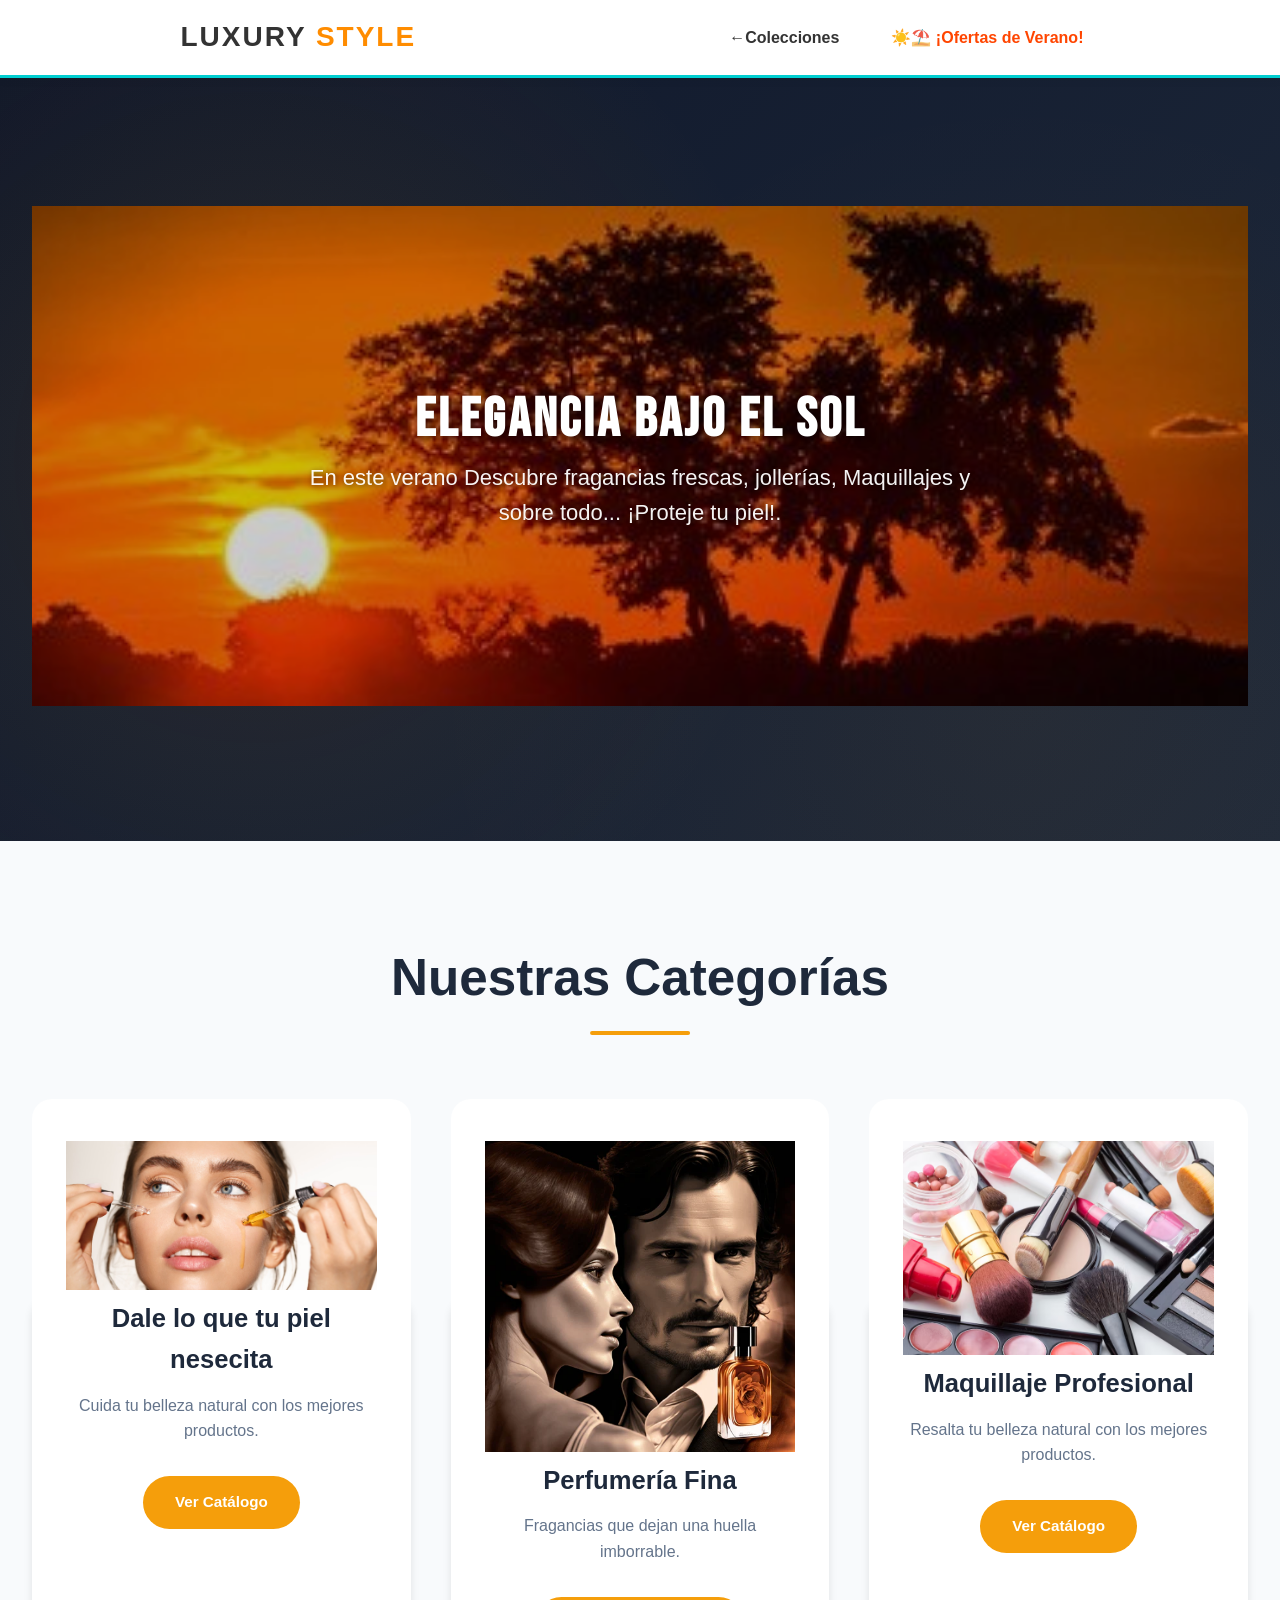
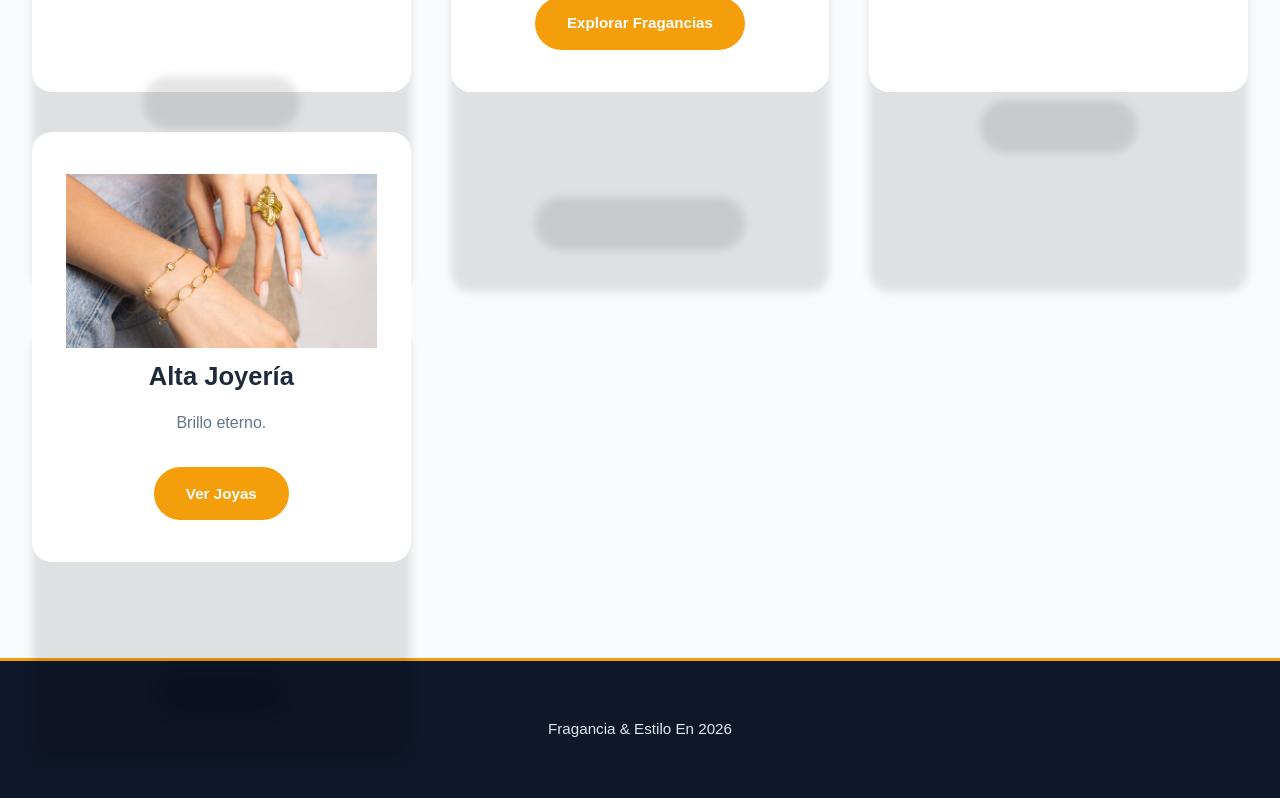
<file: index.html>
<!DOCTYPE html>
<html lang="es">
<head> <meta charset="UTF-8">
    <meta name="viewport" content="width=device-width, initial-scale=1.0">
    <title>Luxury Essentials | Verano 2026</title>
    <link rel="stylesheet" href="estilos/homeEstilos.css">
</head>
<body style="font-family: Arial, sans-serif; margin: 0; padding: 0; background-color: #fdfaf0; color: #4a4a4a;">

<header style="background-color: #ffffff; padding: 15px 0; box-shadow: 0 2px 10px rgba(0,0,0,0.05); border-bottom: 3px solid #00ced1;">
    <nav style="display: flex; justify-content: space-around; align-items: center;">
        <div class="logo">
            <h1 style="margin: 0; font-size: 28px; color: #333; letter-spacing: 2px;">LUXURY <span style="color: #ff8c00;">STYLE</span></h1>
        </div>

        <ul class="menu" style="list-style: none; display: flex; gap: 20px; margin: 0;">
            <li><a href="#productos" style="font-size: 16px; font-weight: bold; color: #333; text-decoration: none;">←Colecciones</a></li>
            <li>
                <a href="html/OfertasPagina.html" style="font-size: 16px; font-weight: bold; color: #ff4500; text-decoration: none;">☀️⛱️ ¡Ofertas de Verano!</a>
            </li>
        </ul>
    </nav>
</header>

<main>
    <section class="hero" style="position: relative; text-align: center; color: white;">
        <img src="imagenes/Principal imagen.jpeg" alt="Producto Profesional" class="hero-img" style="width: 100%; height: 500px; object-fit: cover; filter: brightness(0.8);">
        <div class="hero-overlay" style="position: absolute; top: 50%; left: 50%; transform: translate(-50%, -50%); width: 80%;">
            <h1 style="font-size: 55px; margin-bottom: 10px; text-shadow: 2px 2px 8px rgba(0,0,0,0.5);">ELEGANCIA BAJO EL SOL</h1>
            <p style="font-size: 22px; text-shadow: 1px 1px 5px rgba(0,0,0,0.5);">En este verano Descubre fragancias frescas, jollerías, Maquillajes y sobre todo... ¡Proteje tu piel!.</p>
        </div>
    </section>

    <section class="deportes" id="productos">
        <h2>Nuestras Categorías</h2>
        <div class="deportes-grid">
            <article class="deporte-card">
                <img src="imagenes/fondo de area de cuidado.jpeg" alt="Cuidado personal" style="width:100%">
                <h3>Dale lo que tu piel nesecita</h3>
                <p>Cuida tu belleza natural con los mejores productos.</p>
                <a href="html/CuidadoPagina.html" class="btn">Ver Catálogo</a>





            </article>
            <article class="deporte-card">
                <img src="imagenes/fondo%20de%20perfumes.jpeg" alt="Perfumes" style="width:100%">
                <h3>Perfumería Fina</h3>
                <p>Fragancias que dejan una huella imborrable.</p>
                <a href="html/PerfumesPagina.html" class="btn">Explorar Fragancias</a>
            </article>



            <article class="deporte-card">
                <img src="imagenes/Cosmet.jpeg" alt="Maquillaje" style="width:100%">
                <h3>Maquillaje Profesional</h3>
                <p>Resalta tu belleza natural con los mejores productos.</p>
                <a href="html/MaquillajePagina.html" class="btn">Ver Catálogo</a>
            </article>



            <article class="deporte-card">
                <img src="imagenes/fondo%20de%20jollas.jpeg" alt="Joyería" style="width:100%">
                <h3>Alta Joyería</h3>
                <p>Brillo eterno.</p>
                <a href="html/JolleriaPagina.html" class="btn">Ver Joyas</a>
            </article>




        </div>
    </section>
</main>

<footer class="footer">
    <p>Fragancia & Estilo En 2026</p>
</footer>
</body>
</html>
</file>
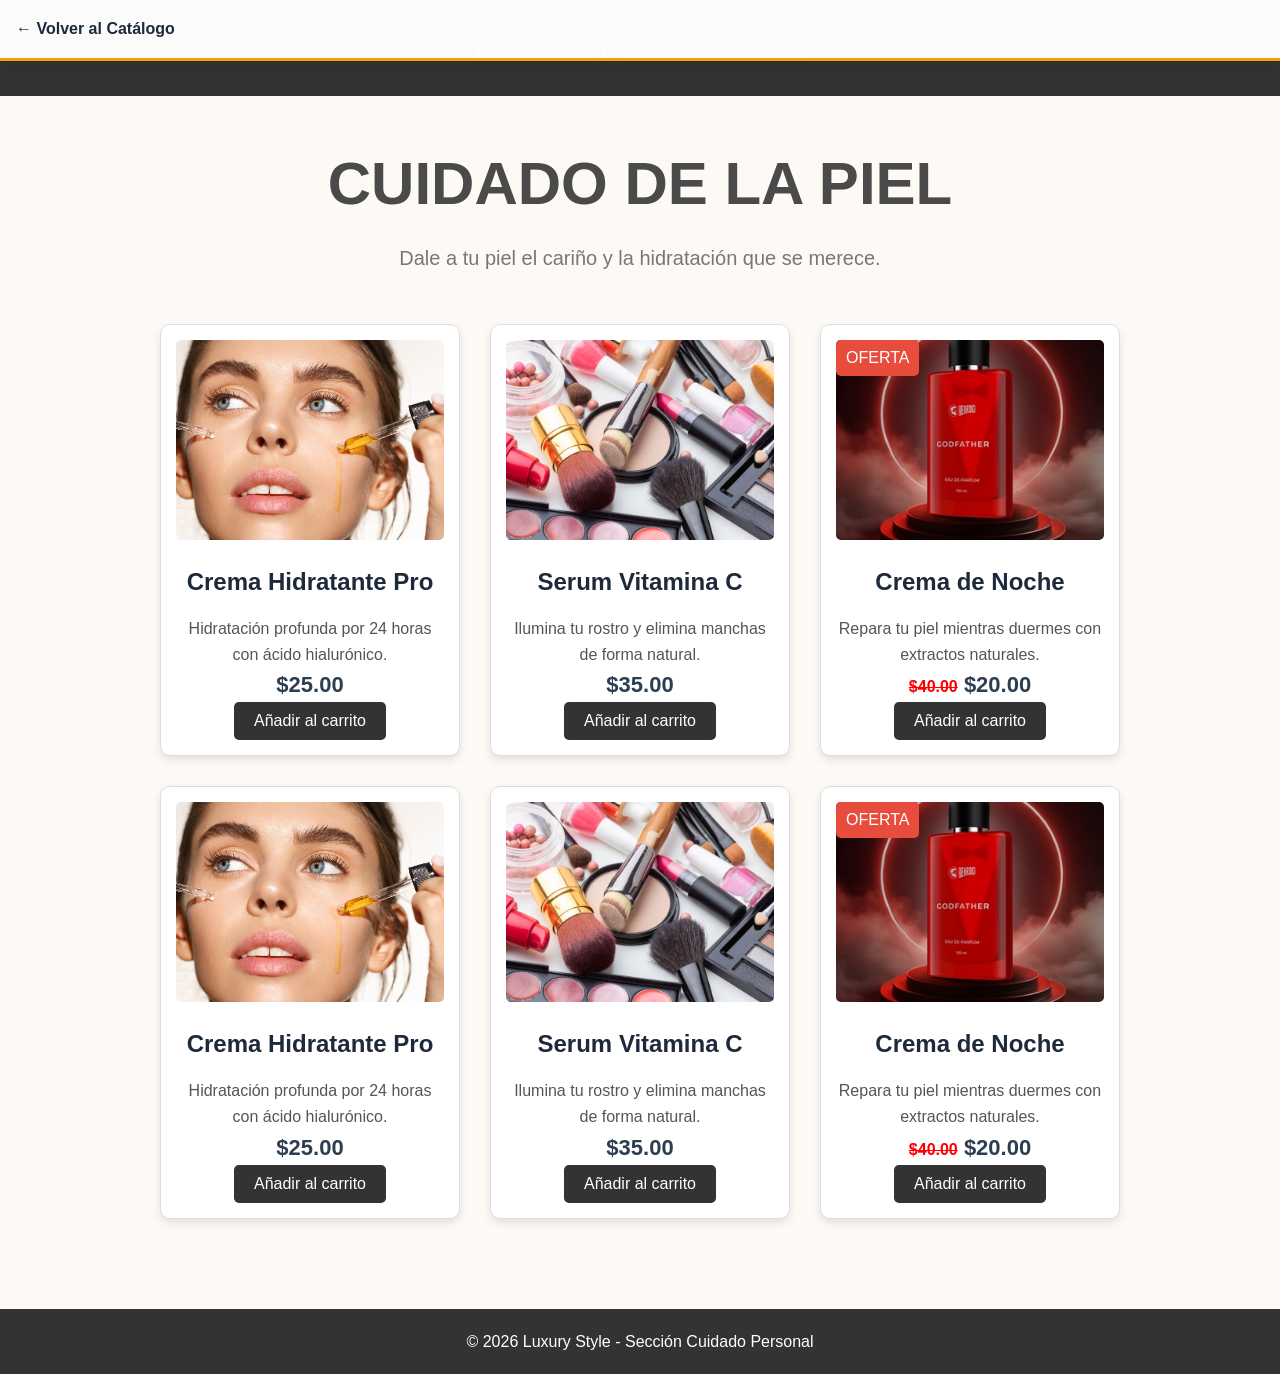
<file: html/CuidadoPagina.html>
<!DOCTYPE html>
<html lang="es">
<head>
    <meta charset="UTF-8">
    <meta name="viewport" content="width=device-width, initial-scale=1.0">
    <meta name="description" content="Descubre la trayectoria de Ayrton Senna, el legendario piloto de Fórmula 1. Tricampeón mundial y el más grande de todos los tiempos.">
    <title>Ayrton Senna - La Leyenda de la Fórmula 1</title>
    <link rel="stylesheet" href="/estilos/BrayanEstilos.css">
</head>
<body>
<nav class="navbar">
    <a href="../index.html" class="nav-link">← Volver al Catálogo</a>
</nav>

<body style="font-family: Arial, sans-serif; margin: 0; padding: 0; background-color: #fdfaf6;">

<header style="background-color: #333; color: white; padding: 20px; display: flex; align-items: center; position: relative; min-height: 50px;">

    <h1 style="margin: 0 auto; font-size: 35px;">LUXURY SKINCARE</h1>

</header>

<main style="padding: 40px 20px;">
    <h1 style="text-align: center; font-size: 60px; color: #4a4a4a; margin-bottom: 10px;">CUIDADO DE LA PIEL</h1>
    <p style="text-align: center; font-size: 20px; color: #777; margin-bottom: 50px;">Dale a tu piel el cariño y la hidratación que se merece.</p>

    <section style="display: flex; flex-wrap: wrap; justify-content: center; gap: 30px;">

        <article style="background: white; border: 1px solid #ddd; border-radius: 10px; width: 300px; padding: 15px; text-align: center; box-shadow: 0 4px 8px rgba(0,0,0,0.1);">
            <img src="../imagenes/fondo de area de cuidado.jpeg" alt="Crema Hidratante" style="width: 100%; border-radius: 5px; height: 200px; object-fit: cover;">
            <h3 style="font-size: 24px; margin: 15px 0;">Crema Hidratante Pro</h3>
            <p style="color: #555;">Hidratación profunda por 24 horas con ácido hialurónico.</p>
            <p style="font-size: 22px; font-weight: bold; color: #2c3e50;">$25.00</p>
            <button style="background-color: #333; color: white; border: none; padding: 10px 20px; border-radius: 5px; cursor: pointer; font-size: 16px;">Añadir al carrito</button>
        </article>

        <article style="background: white; border: 1px solid #ddd; border-radius: 10px; width: 300px; padding: 15px; text-align: center; box-shadow: 0 4px 8px rgba(0,0,0,0.1);">
            <img src="../imagenes/Cosmet.jpeg" alt="Serum Facial" style="width: 100%; border-radius: 5px; height: 200px; object-fit: cover;">
            <h3 style="font-size: 24px; margin: 15px 0;">Serum Vitamina C</h3>
            <p style="color: #555;">Ilumina tu rostro y elimina manchas de forma natural.</p>
            <p style="font-size: 22px; font-weight: bold; color: #2c3e50;">$35.00</p>
            <button style="background-color: #333; color: white; border: none; padding: 10px 20px; border-radius: 5px; cursor: pointer; font-size: 16px;">Añadir al carrito</button>
        </article>

        <article style="background: white; border: 1px solid #ddd; border-radius: 10px; width: 300px; padding: 15px; text-align: center; box-shadow: 0 4px 8px rgba(0,0,0,0.1);">
            <div style="background: #e74c3c; color: white; position: absolute; padding: 5px 10px; border-radius: 5px;">OFERTA</div>
            <img src="../imagenes/Vino rojo.jpeg" alt="Crema de Noche" style="width: 100%; border-radius: 5px; height: 200px; object-fit: cover;">
            <h3 style="font-size: 24px; margin: 15px 0;">Crema de Noche</h3>
            <p style="color: #555;">Repara tu piel mientras duermes con extractos naturales.</p>
            <p style="font-size: 22px; font-weight: bold; color: #2c3e50;"><strike style="color: red; font-size: 16px;">$40.00</strike> $20.00</p>
            <button style="background-color: #333; color: white; border: none; padding: 10px 20px; border-radius: 5px; cursor: pointer; font-size: 16px;">Añadir al carrito</button>
        </article>

    </section>

    <section style="display: flex; flex-wrap: wrap; justify-content: center; gap: 30px; margin-top: 30px;">

        <article style="background: white; border: 1px solid #ddd; border-radius: 10px; width: 300px; padding: 15px; text-align: center; box-shadow: 0 4px 8px rgba(0,0,0,0.1);">
            <img src="../imagenes/fondo de area de cuidado.jpeg" alt="Crema Hidratante" style="width: 100%; border-radius: 5px; height: 200px; object-fit: cover;">
            <h3 style="font-size: 24px; margin: 15px 0;">Crema Hidratante Pro</h3>
            <p style="color: #555;">Hidratación profunda por 24 horas con ácido hialurónico.</p>
            <p style="font-size: 22px; font-weight: bold; color: #2c3e50;">$25.00</p>
            <button style="background-color: #333; color: white; border: none; padding: 10px 20px; border-radius: 5px; cursor: pointer; font-size: 16px;">Añadir al carrito</button>
        </article>

        <article style="background: white; border: 1px solid #ddd; border-radius: 10px; width: 300px; padding: 15px; text-align: center; box-shadow: 0 4px 8px rgba(0,0,0,0.1);">
            <img src="../imagenes/Cosmet.jpeg" alt="Serum Facial" style="width: 100%; border-radius: 5px; height: 200px; object-fit: cover;">
            <h3 style="font-size: 24px; margin: 15px 0;">Serum Vitamina C</h3>
            <p style="color: #555;">Ilumina tu rostro y elimina manchas de forma natural.</p>
            <p style="font-size: 22px; font-weight: bold; color: #2c3e50;">$35.00</p>
            <button style="background-color: #333; color: white; border: none; padding: 10px 20px; border-radius: 5px; cursor: pointer; font-size: 16px;">Añadir al carrito</button>
        </article>

        <article style="background: white; border: 1px solid #ddd; border-radius: 10px; width: 300px; padding: 15px; text-align: center; box-shadow: 0 4px 8px rgba(0,0,0,0.1);">
            <div style="background: #e74c3c; color: white; position: absolute; padding: 5px 10px; border-radius: 5px;">OFERTA</div>
            <img src="../imagenes/Vino rojo.jpeg" alt="Crema de Noche" style="width: 100%; border-radius: 5px; height: 200px; object-fit: cover;">
            <h3 style="font-size: 24px; margin: 15px 0;">Crema de Noche</h3>
            <p style="color: #555;">Repara tu piel mientras duermes con extractos naturales.</p>
            <p style="font-size: 22px; font-weight: bold; color: #2c3e50;"><strike style="color: red; font-size: 16px;">$40.00</strike> $20.00</p>
            <button style="background-color: #333; color: white; border: none; padding: 10px 20px; border-radius: 5px; cursor: pointer; font-size: 16px;">Añadir al carrito</button>
        </article>

    </section>

</main>

<footer style="background-color: #333; color: white; text-align: center; padding: 20px; margin-top: 50px;">
    <p>© 2026 Luxury Style - Sección Cuidado Personal</p>
</footer>

</body>
</html>
</file>
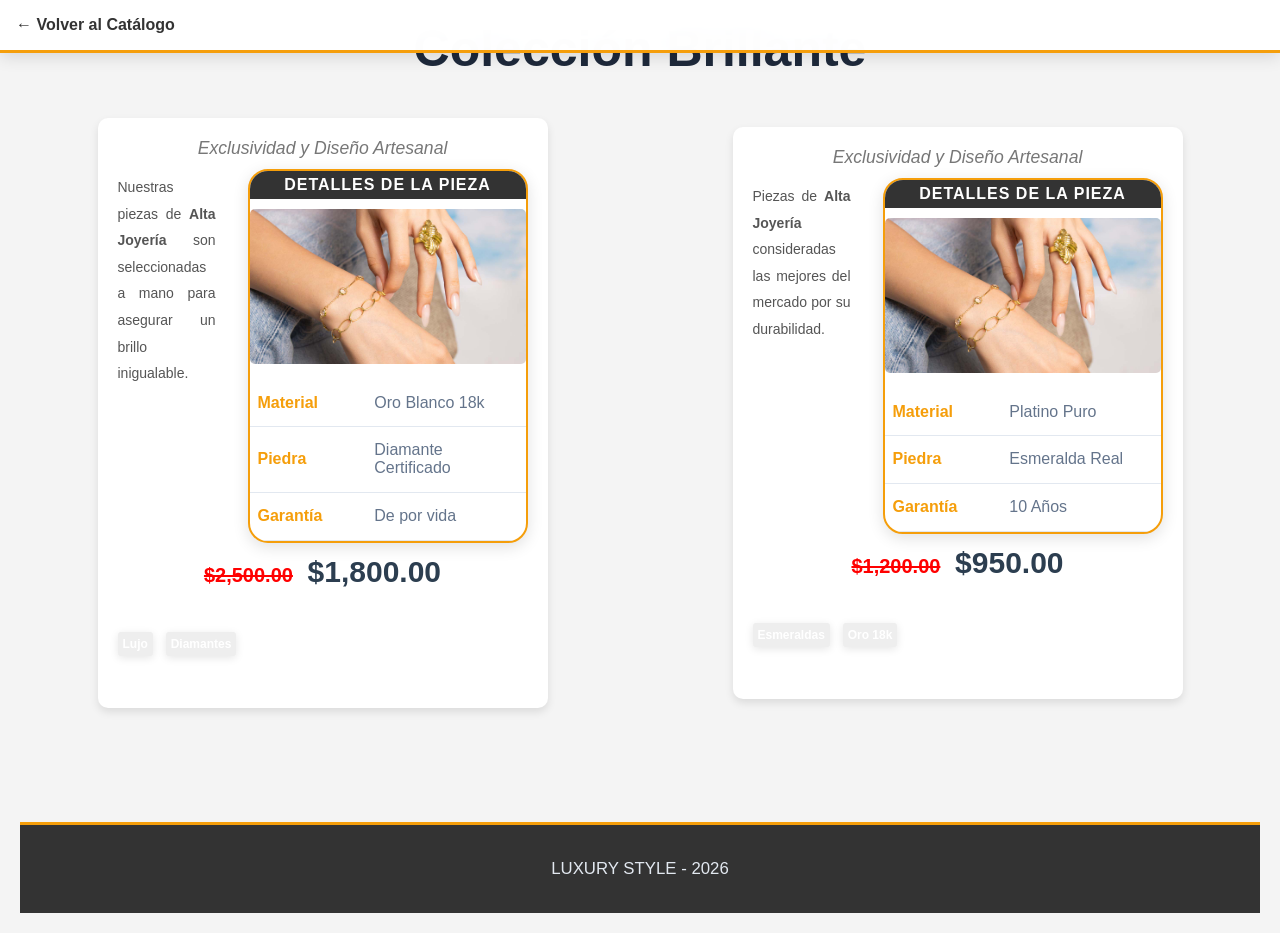
<file: html/JolleriaPagina.html>
<!DOCTYPE html>
<html lang="es">
<head>
    <meta charset="UTF-8">
    <title>Alta Joyería | Colección Diamante</title>
    <link rel="stylesheet" href="../estilos/ArielEstilos.css">
</head>
<body style="padding: 20px; font-family: Arial, sans-serif; background-color: #f4f4f4;">

<nav class="navbar">
    <a href="../index.html" class="nav-link" style="text-decoration: none; font-weight: bold; color: #333;">← Volver al Catálogo</a>
</nav>

<h1 style="text-align: center; font-size: 50px; margin-bottom: 40px;">Colección Brillante</h1>

<div style="display: flex; flex-wrap: wrap; justify-content: center; gap: 30px; padding-bottom: 50px;">

    <div class="contenedor" style="width: 450px; background: white; padding: 20px; border-radius: 10px; box-shadow: 0 4px 8px rgba(0,0,0,0.1);">
        <div class="subtitulo" style="font-style: italic; color: #777; margin-bottom: 10px;">Exclusividad y Diseño Artesanal</div>

        <div class="infobox">
            <div class="titulo" style="background: #333; color: white; padding: 5px; text-align: center; font-weight: bold;">DETALLES DE LA PIEZA</div>

            <a href="../imagenes/fondo de jollas.jpeg" target="_blank">
                <img src="../imagenes/fondo de jollas.jpeg" alt="Joyas de Oro" style="width: 100%; margin-top: 10px; cursor: zoom-in; border-radius: 5px;">
            </a>

            <table style="width: 100%; margin-top: 15px; border-collapse: collapse;">
                <tr style="border-bottom: 1px solid #eee;"><th style="text-align: left; padding: 8px;">Material</th><td>Oro Blanco 18k</td></tr>
                <tr style="border-bottom: 1px solid #eee;"><th style="text-align: left; padding: 8px;">Piedra</th><td>Diamante Certificado</td></tr>
                <tr style="border-bottom: 1px solid #eee;"><th style="text-align: left; padding: 8px;">Garantía</th><td>De por vida</td></tr>
            </table>
        </div>

        <p style="margin-top: 15px; font-size: 14px; color: #555;">
            Nuestras piezas de <strong>Alta Joyería</strong> son seleccionadas a mano para asegurar un brillo inigualable.
        </p>

        <p style="text-align: center; margin: 20px 0;">
            <strike style="color: red; font-size: 20px; font-weight: bold; margin-right: 10px;">$2,500.00</strike>
            <span style="color: #2c3e50; font-size: 30px; font-weight: bold;">$1,800.00</span>
        </p>

        <div class="badges">
            <span class="badge" style="background: #eee; padding: 5px; border-radius: 3px; font-size: 12px;">Lujo</span>
            <span class="badge" style="background: #eee; padding: 5px; border-radius: 3px; font-size: 12px;">Diamantes</span>
        </div>
    </div>

    <div class="contenedor" style="width: 450px; background: white; padding: 20px; border-radius: 10px; box-shadow: 0 4px 8px rgba(0,0,0,0.1);">
        <div class="subtitulo" style="font-style: italic; color: #777; margin-bottom: 10px;">Exclusividad y Diseño Artesanal</div>

        <div class="infobox">
            <div class="titulo" style="background: #333; color: white; padding: 5px; text-align: center; font-weight: bold;">DETALLES DE LA PIEZA</div>

            <a href="../imagenes/fondo de jollas.jpeg" target="_blank">
                <img src="../imagenes/fondo de jollas.jpeg" alt="Joyas de Oro" style="width: 100%; margin-top: 10px; cursor: zoom-in; border-radius: 5px;">
            </a>

            <table style="width: 100%; margin-top: 15px; border-collapse: collapse;">
                <tr style="border-bottom: 1px solid #eee;"><th style="text-align: left; padding: 8px;">Material</th><td>Platino Puro</td></tr>
                <tr style="border-bottom: 1px solid #eee;"><th style="text-align: left; padding: 8px;">Piedra</th><td>Esmeralda Real</td></tr>
                <tr style="border-bottom: 1px solid #eee;"><th style="text-align: left; padding: 8px;">Garantía</th><td>10 Años</td></tr>
            </table>
        </div>

        <p style="margin-top: 15px; font-size: 14px; color: #555;">
            Piezas de <strong>Alta Joyería</strong> consideradas las mejores del mercado por su durabilidad.
        </p>

        <p style="text-align: center; margin: 20px 0;">
            <strike style="color: red; font-size: 20px; font-weight: bold; margin-right: 10px;">$1,200.00</strike>
            <span style="color: #2c3e50; font-size: 30px; font-weight: bold;">$950.00</span>
        </p>

        <div class="badges">
            <span class="badge" style="background: #eee; padding: 5px; border-radius: 3px; font-size: 12px;">Esmeraldas</span>
            <span class="badge" style="background: #eee; padding: 5px; border-radius: 3px; font-size: 12px;">Oro 18k</span>
        </div>
    </div>

</div> <footer class="footer" style="text-align: center; background: #333; color: white; padding: 20px;">
    <p>LUXURY STYLE - 2026</p>
</footer>

</body>
</html>
</file>
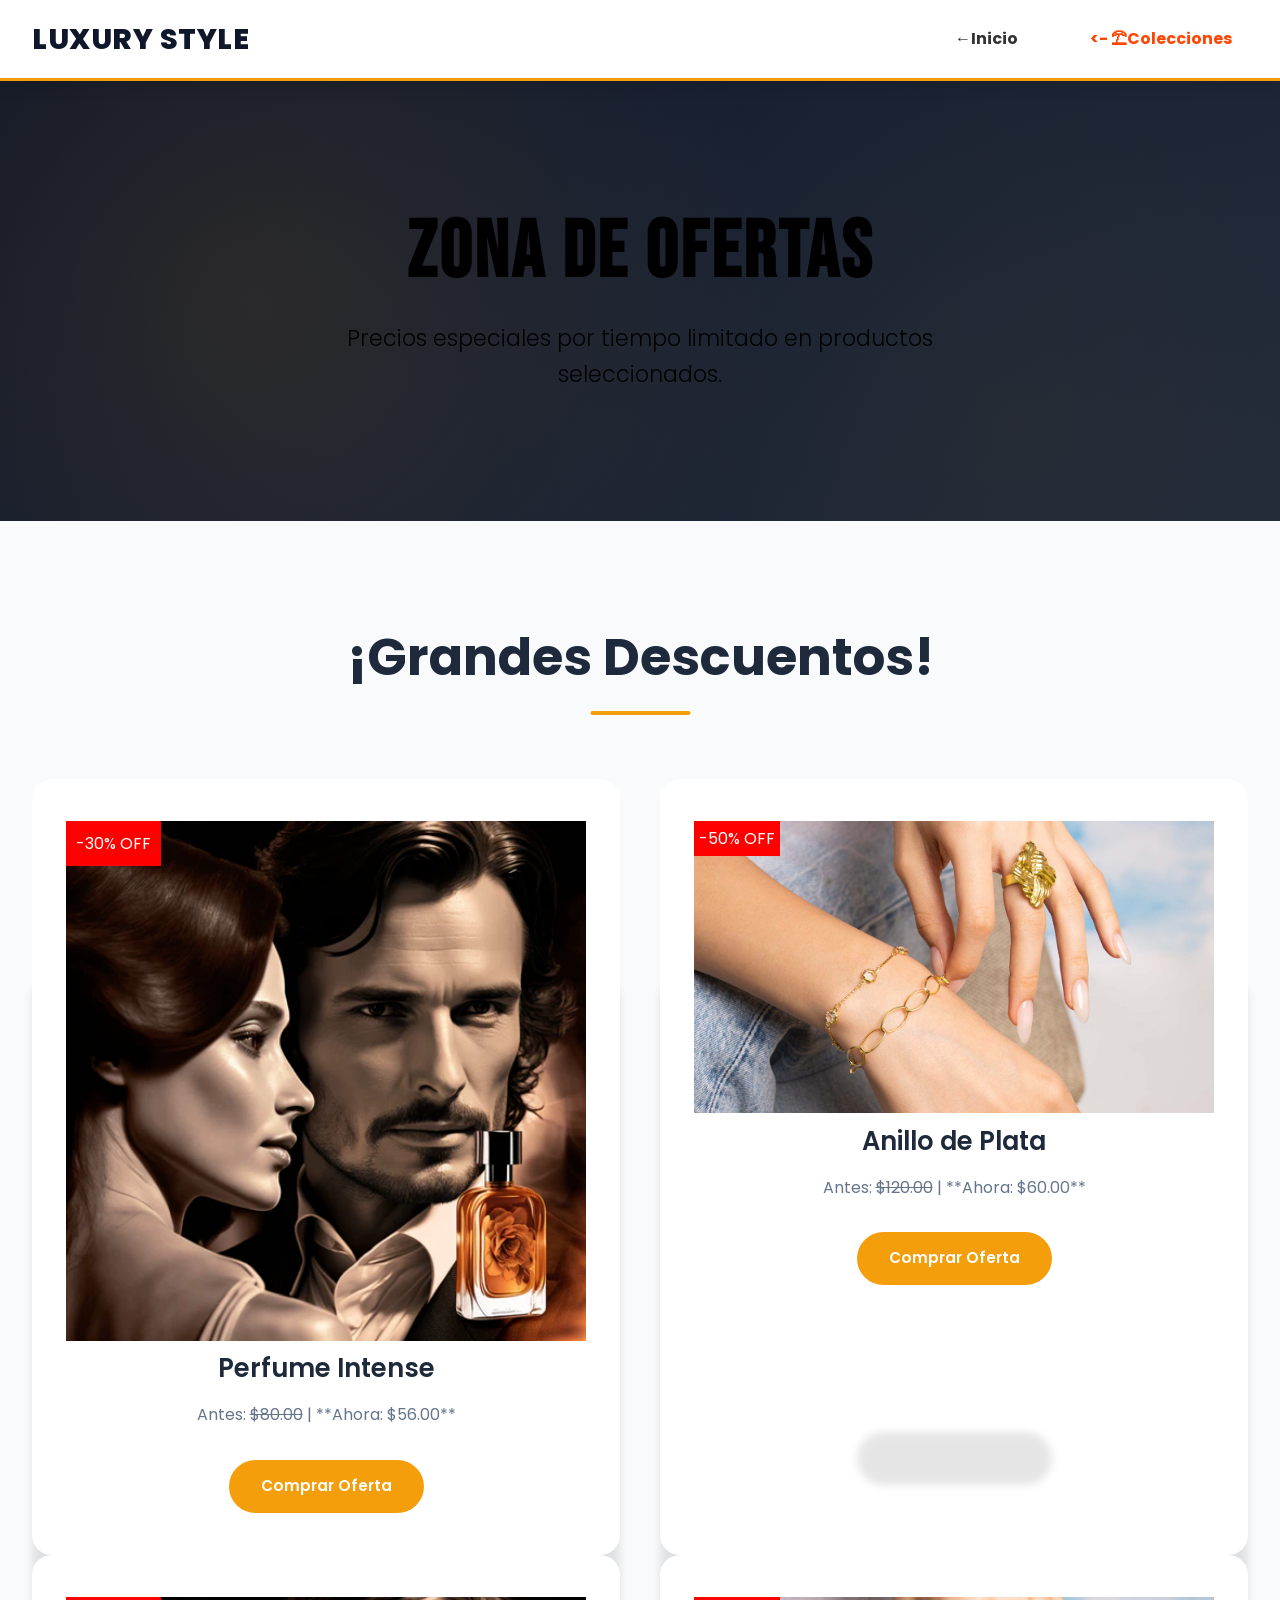
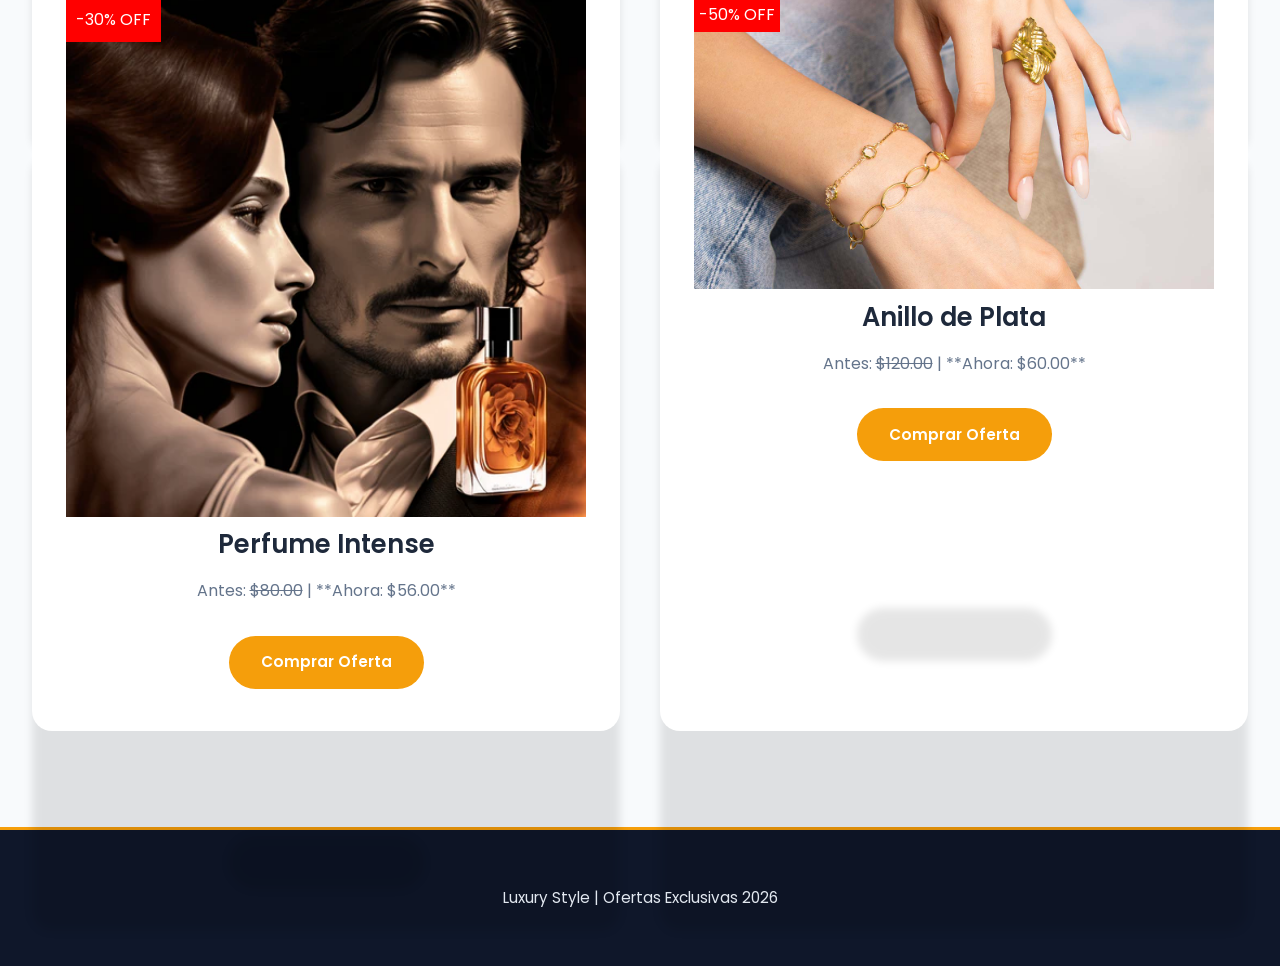
<file: html/OfertasPagina.html>
<!DOCTYPE html>
<html lang="es">
<head>
    <meta charset="UTF-8">
    <meta name="viewport" content="width=device-width, initial-scale=1.0">
    <title>Ofertas Irresistibles | Luxury Style</title>
    <link rel="stylesheet" href="../estilos/homeEstilos.css">
</head>
<body>
<header>
    <nav>
        <div class="logo"><h1>LUXURY STYLE</h1></div>
        <ul class="menu">
            <li><a href="../index.html" style="font-size: 16px; font-weight: bold; color: #333; text-decoration: none;">←Inicio</a></li>
            <a href="../index.html#productos" style="font-size: 16px; font-weight: bold; color: #ff4500; text-decoration: none;"><- ⛱Colecciones</a>
        </ul>
    </nav>
</header>

<main>
    <section class="hero" style="background-color: #f4d03f; color: black;">
        <h1>ZONA DE OFERTAS</h1>
        <p>Precios especiales por tiempo limitado en productos seleccionados.</p>
    </section>

    <section class="deportes">
        <h2>¡Grandes Descuentos!</h2>
        <div class="deportes-grid">

            <article class="deporte-card">
                <div style="background: red; color: white; padding: 10px; position: absolute;">-30% OFF</div>
                <img src="../imagenes/fondo de perfumes.jpeg" alt="Oferta Perfume" style="width:100%">
                <h3>Perfume Intense</h3>
                <p>Antes: <strike>$80.00</strike> | **Ahora: $56.00**</p>
                <a href="#" class="btn">Comprar Oferta</a>
            </article>

            <article class="deporte-card">
                <div style="background: red; color: white; padding: 5px; position: absolute;">-50% OFF</div>
                <a href="../imagenes/fondo de jollas.jpeg" target="_blank">
                    <img src="../imagenes/fondo de jollas.jpeg" alt="Joyas de Oro" style="width: 100%; cursor: zoom-in;">
                </a>
                <h3>Anillo de Plata</h3>
                <p>Antes: <strike>$120.00</strike> | **Ahora: $60.00**</p>
                <a href="#" class="btn">Comprar Oferta</a>
            </article>




        </div>
        <div class="deportes-grid">

            <article class="deporte-card">
                <div style="background: red; color: white; padding: 10px; position: absolute;">-30% OFF</div>
                <img src="../imagenes/fondo de perfumes.jpeg" alt="Oferta Perfume" style="width:100%">
                <h3>Perfume Intense</h3>
                <p>Antes: <strike>$80.00</strike> | **Ahora: $56.00**</p>
                <a href="#" class="btn">Comprar Oferta</a>
            </article>

            <article class="deporte-card">
                <div style="background: red; color: white; padding: 5px; position: absolute;">-50% OFF</div>
                <a href="../imagenes/fondo de jollas.jpeg" target="_blank">
                    <img src="../imagenes/fondo de jollas.jpeg" alt="Joyas de Oro" style="width: 100%; cursor: zoom-in;">
                </a>
                <h3>Anillo de Plata</h3>
                <p>Antes: <strike>$120.00</strike> | **Ahora: $60.00**</p>
                <a href="#" class="btn">Comprar Oferta</a>
            </article>




        </div>
    </section>
</main>

<footer class="footer">
    <p>Luxury Style | Ofertas Exclusivas 2026</p>
</footer>
</body>
</html>
</file>
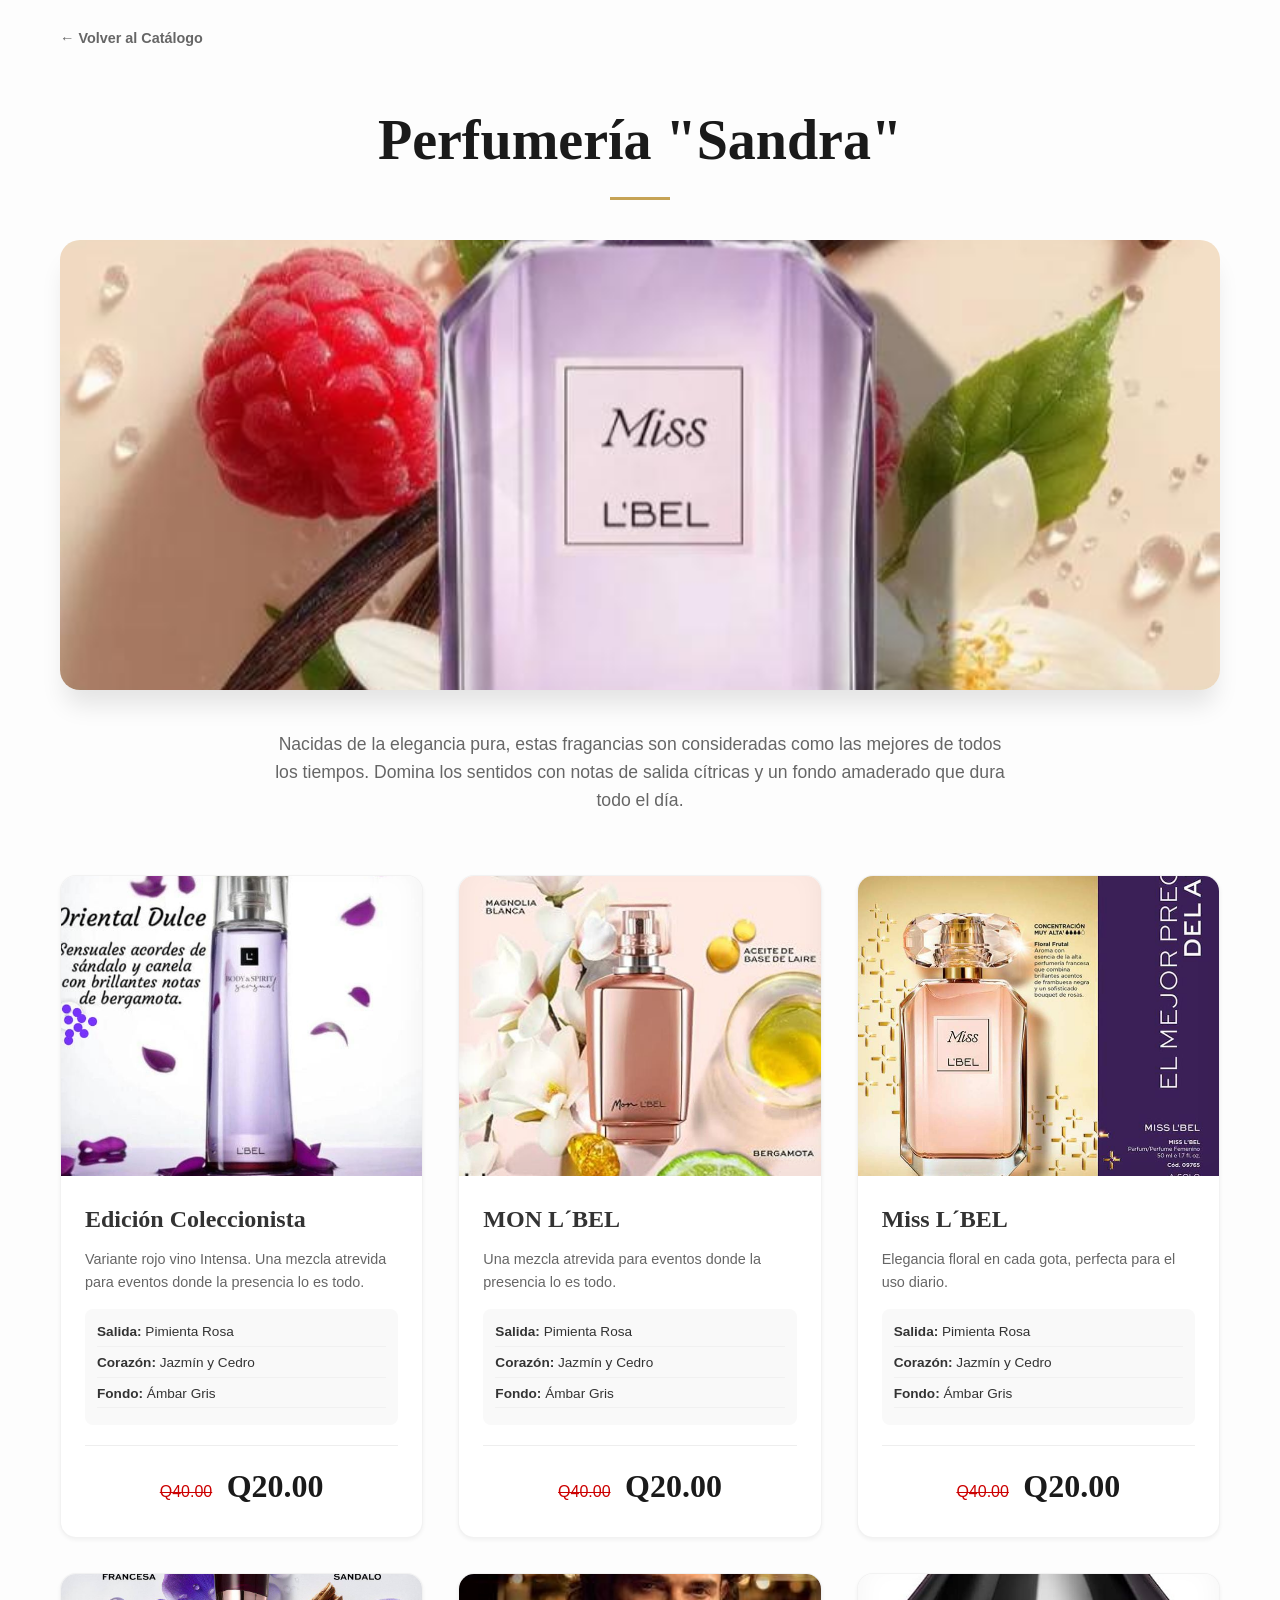
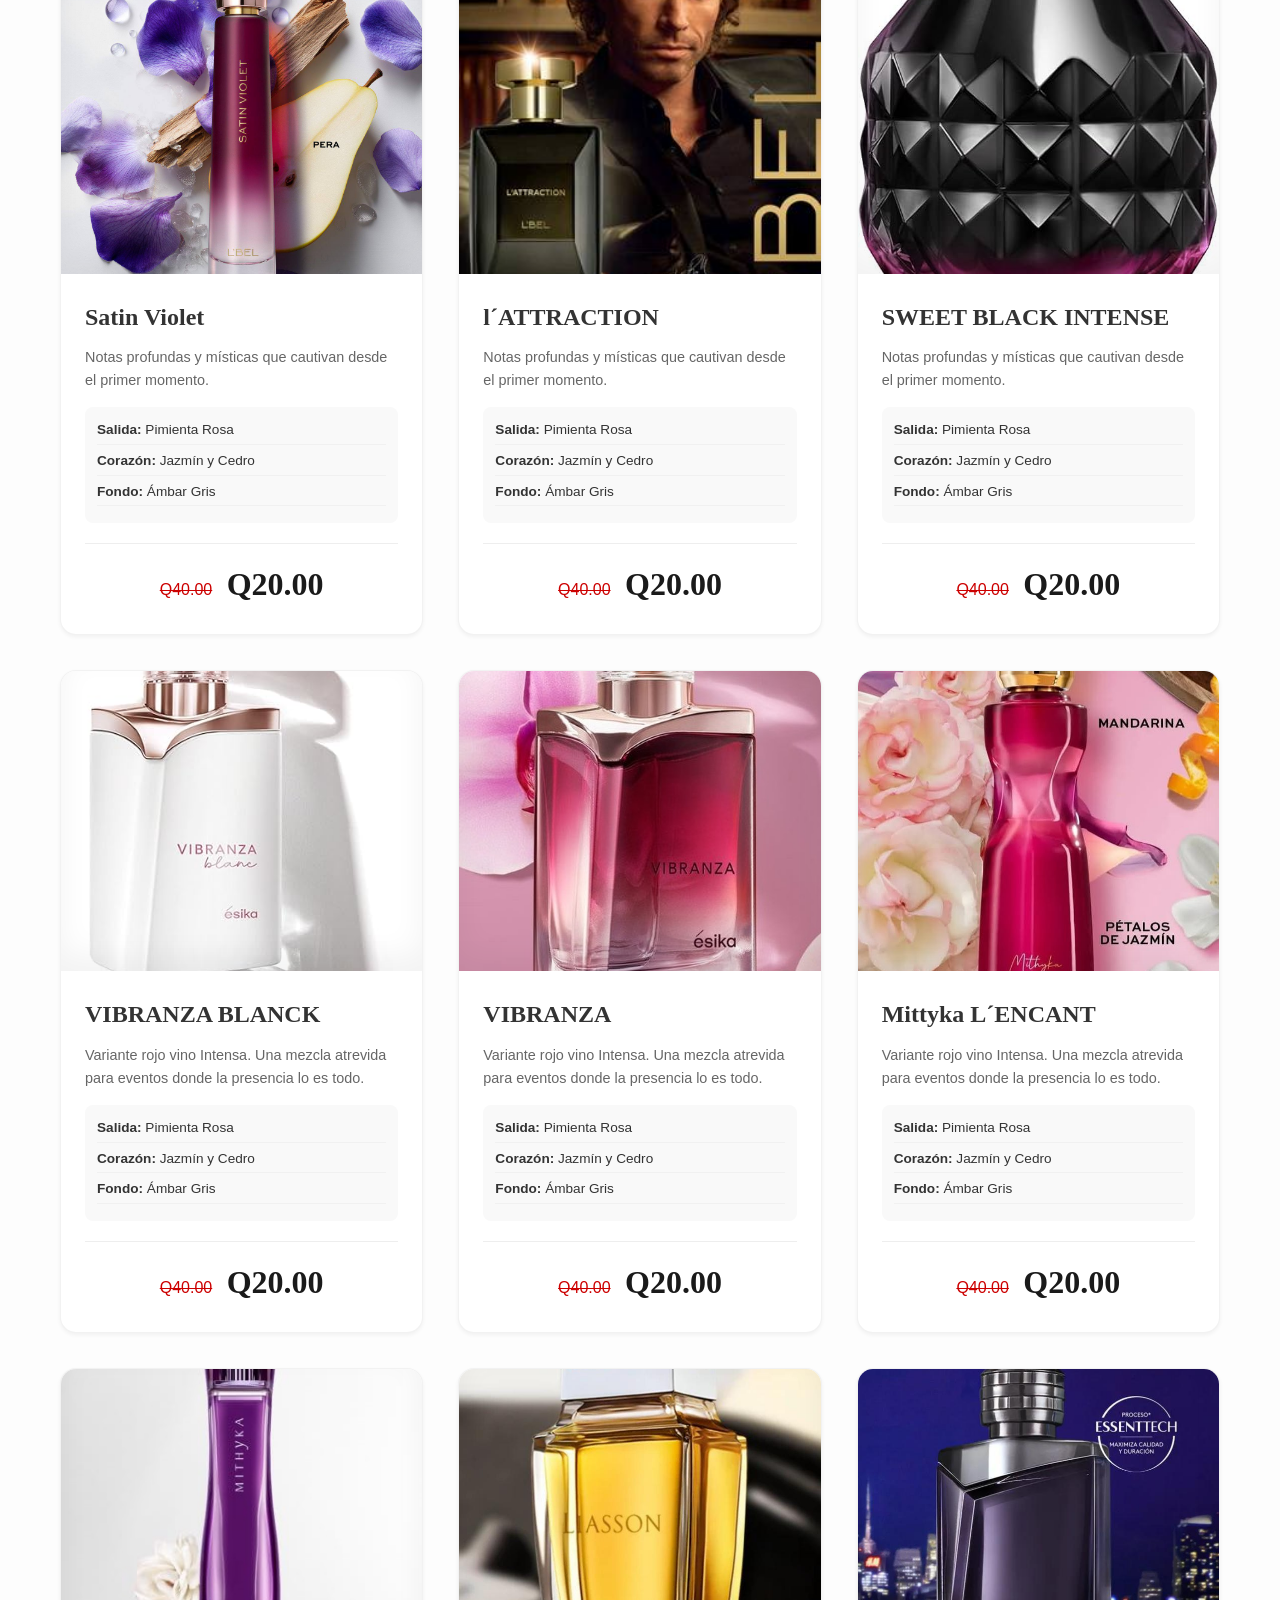
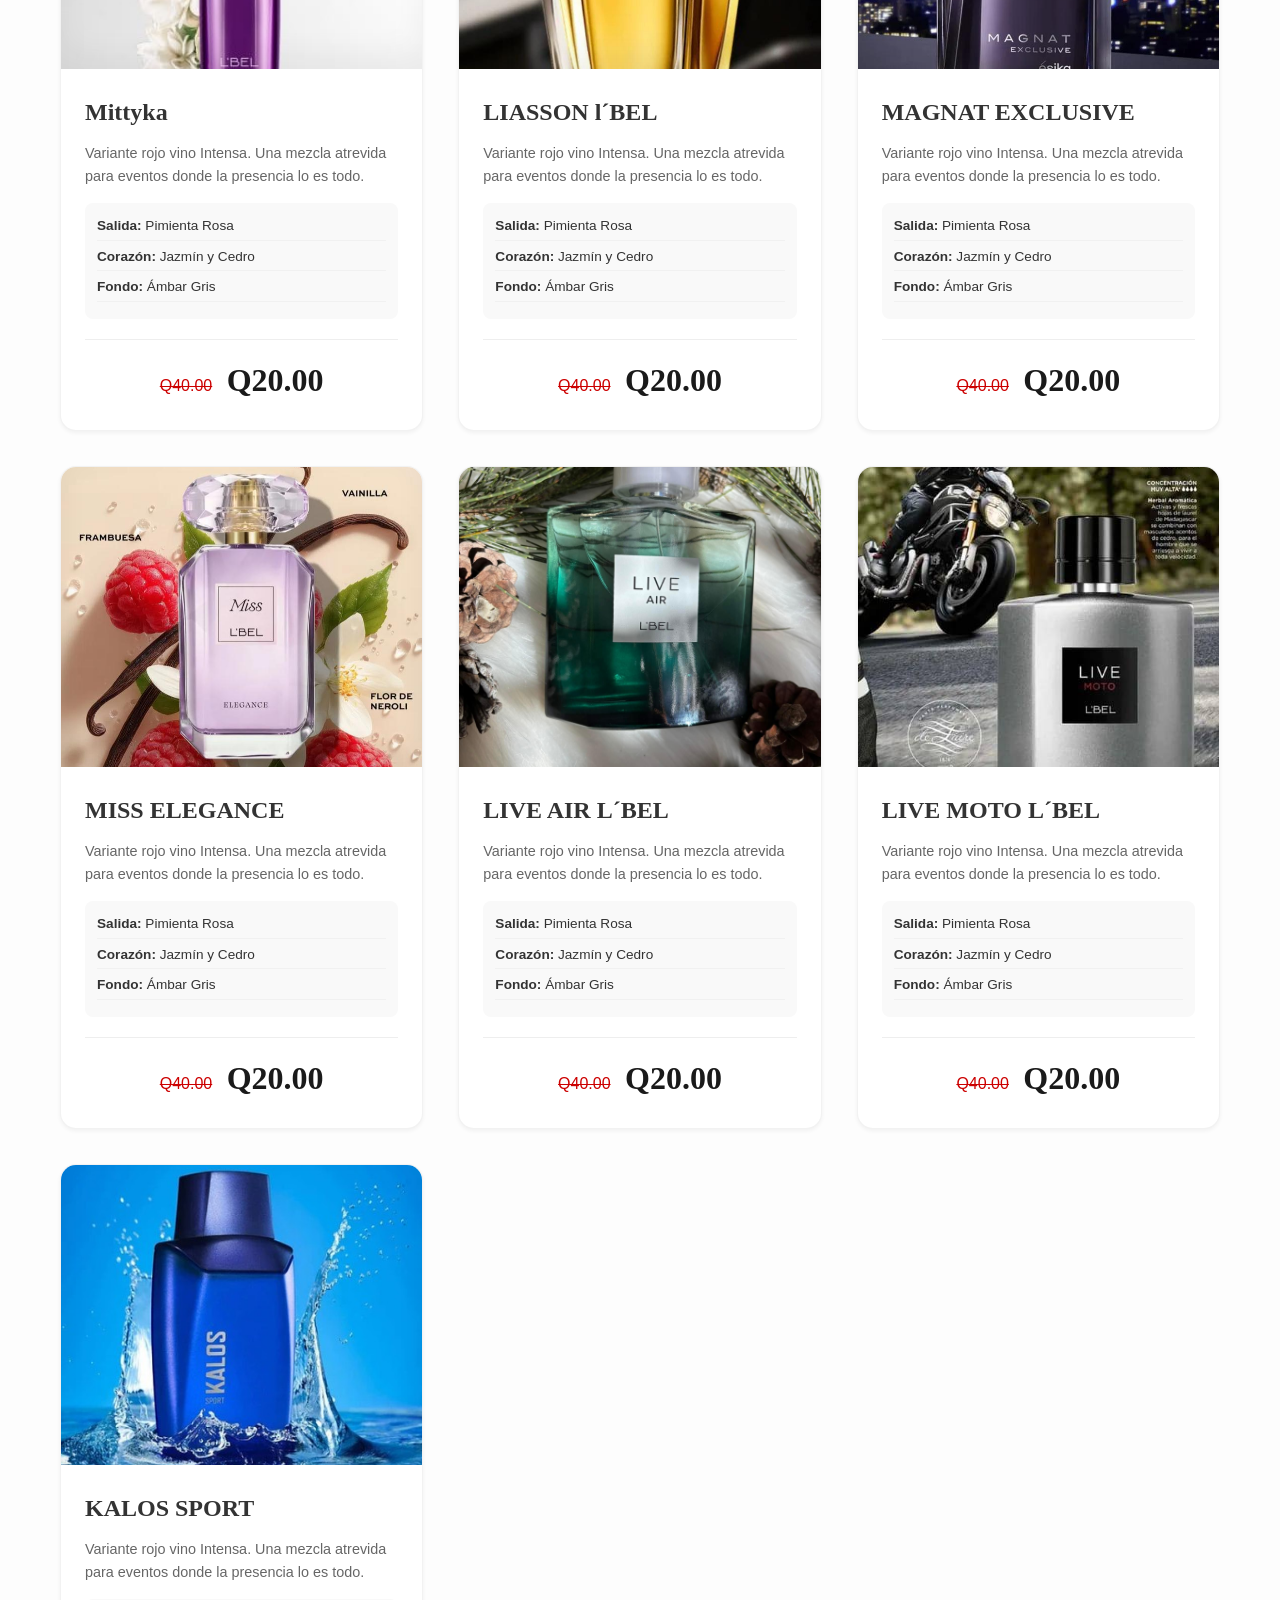
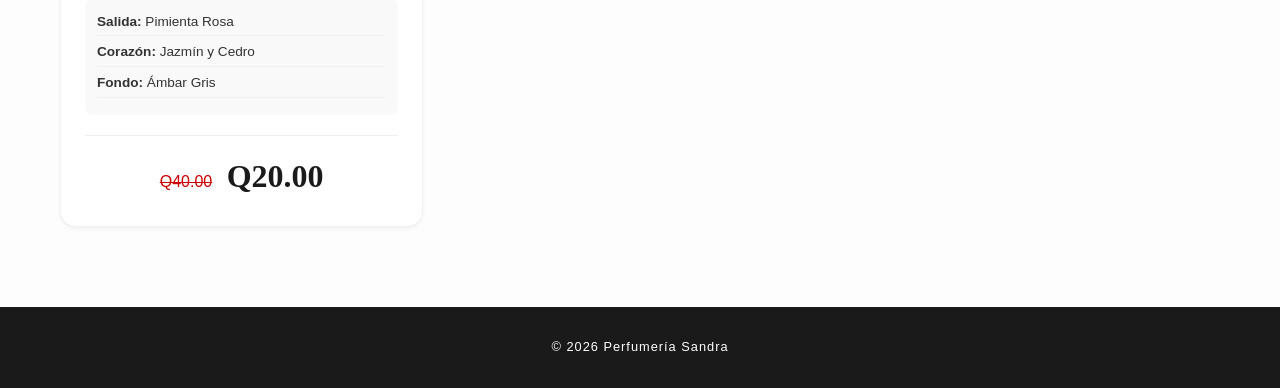
<file: html/PerfumesPagina.html>
<!DOCTYPE html>
<html lang="es">
<head>
    <meta charset="UTF-8">
    <meta name="viewport" content="width=device-width, initial-scale=1.0">
    <title>Perfumería | Fragancia elegante</title>
    <link rel="stylesheet" href="../estilos/MarlonEstilos.css">
</head>
<body>

<div class="container">
    <nav class="navbar">
        <nav>
            <a href="../index.html" class="nav-link">← Volver al Catálogo</a>
        </nav>
    </nav>

    <h1>Perfumería "Sandra"</h1>
    <img src="../imagenes/MissElegan.jpeg" alt="Perfume de Lujo" class="main-img">

    <p class="intro-text">
        Nacidas de la elegancia pura, estas fragancias son consideradas como las mejores de todos los tiempos.
        Domina los sentidos con notas de salida cítricas y un fondo amaderado que dura todo el día.
    </p>

    <div class="productos-container">

        <div class="producto-bloque">
            <div class="seccion-imagen">
                <img src="../imagenes/perfumeOrientalDulce.jpeg" alt="Fragancia Roja">
            </div>
            <div class="contenido">
                <h2>Edición Coleccionista</h2>
                <p class="desc-corta">Variante rojo vino Intensa. Una mezcla atrevida para eventos donde la presencia lo es todo.</p>
                <ul class="logros">
                    <li><strong>Salida:</strong> Pimienta Rosa</li>
                    <li><strong>Corazón:</strong> Jazmín y Cedro</li>
                    <li><strong>Fondo:</strong> Ámbar Gris</li>
                </ul>
                <div class="precio-tag">
                    <strike>Q40.00</strike>
                    <span>Q20.00</span>
                </div>
            </div>
        </div>

        <div class="producto-bloque">
            <div class="seccion-imagen">
                <img src="../imagenes/Ambar.jpeg" alt="Fragancia">
            </div>
            <div class="contenido">
                <h2>MON L´BEL</h2>
                <p class="desc-corta">Una mezcla atrevida para eventos donde la presencia lo es todo.</p>
                <ul class="logros">
                    <li><strong>Salida:</strong> Pimienta Rosa</li>
                    <li><strong>Corazón:</strong> Jazmín y Cedro</li>
                    <li><strong>Fondo:</strong> Ámbar Gris</li>
                </ul>
                <div class="precio-tag">
                    <strike>Q40.00</strike>
                    <span>Q20.00</span>
                </div>
            </div>
        </div>

        <div class="producto-bloque">
            <div class="seccion-imagen">
                <img src="../imagenes/Miss.jpeg" alt="Fragancia">
            </div>
            <div class="contenido">
                <h2>Miss L´BEL</h2>
                <p class="desc-corta">Elegancia floral en cada gota, perfecta para el uso diario.</p>
                <ul class="logros">
                    <li><strong>Salida:</strong> Pimienta Rosa</li>
                    <li><strong>Corazón:</strong> Jazmín y Cedro</li>
                    <li><strong>Fondo:</strong> Ámbar Gris</li>
                </ul>
                <div class="precio-tag">
                    <strike>Q40.00</strike>
                    <span>Q20.00</span>
                </div>
            </div>
        </div>

        <div class="producto-bloque">
            <div class="seccion-imagen">
                <img src="../imagenes/Satin%20Violet" alt="Fragancia">
            </div>
            <div class="contenido">
                <h2>Satin Violet</h2>
                <p class="desc-corta">Notas profundas y místicas que cautivan desde el primer momento.</p>
                <ul class="logros">
                    <li><strong>Salida:</strong> Pimienta Rosa</li>
                    <li><strong>Corazón:</strong> Jazmín y Cedro</li>
                    <li><strong>Fondo:</strong> Ámbar Gris</li>
                </ul>
                <div class="precio-tag">
                    <strike>Q40.00</strike>
                    <span>Q20.00</span>
                </div>
            </div>
        </div>




        <div class="producto-bloque">
            <div class="seccion-imagen">
                <img src="../imagenes/L'attraction.jpg" alt="Fragancia">
            </div>
            <div class="contenido">
                <h2>l´ATTRACTION</h2>
                <p class="desc-corta">Notas profundas y místicas que cautivan desde el primer momento.</p>
                <ul class="logros">
                    <li><strong>Salida:</strong> Pimienta Rosa</li>
                    <li><strong>Corazón:</strong> Jazmín y Cedro</li>
                    <li><strong>Fondo:</strong> Ámbar Gris</li>
                </ul>
                <div class="precio-tag">
                    <strike>Q40.00</strike>
                    <span>Q20.00</span>
                </div>
            </div>
        </div>


        <div class="producto-bloque">
            <div class="seccion-imagen">
                <img src="../imagenes/Sweet%20black.jpg" alt="Fragancia">
            </div>
            <div class="contenido">
                <h2>SWEET BLACK INTENSE</h2>
                <p class="desc-corta">Notas profundas y místicas que cautivan desde el primer momento.</p>
                <ul class="logros">
                    <li><strong>Salida:</strong> Pimienta Rosa</li>
                    <li><strong>Corazón:</strong> Jazmín y Cedro</li>
                    <li><strong>Fondo:</strong> Ámbar Gris</li>
                </ul>
                <div class="precio-tag">
                    <strike>Q40.00</strike>
                    <span>Q20.00</span>
                </div>
            </div>
        </div>

        <div class="producto-bloque">
            <div class="seccion-imagen">
                <img src="../imagenes/Vibransa.jpg" alt="Fragancia Roja">
            </div>
            <div class="contenido">
                <h2>VIBRANZA BLANCK</h2>
                <p class="desc-corta">Variante rojo vino Intensa. Una mezcla atrevida para eventos donde la presencia lo es todo.</p>
                <ul class="logros">
                    <li><strong>Salida:</strong> Pimienta Rosa</li>
                    <li><strong>Corazón:</strong> Jazmín y Cedro</li>
                    <li><strong>Fondo:</strong> Ámbar Gris</li>
                </ul>
                <div class="precio-tag">
                    <strike>Q40.00</strike>
                    <span>Q20.00</span>
                </div>
            </div>
        </div>



        <div class="producto-bloque">
            <div class="seccion-imagen">
                <img src="../imagenes/VibransaRoja.jpg" alt="Fragancia Roja">
            </div>
            <div class="contenido">
                <h2>VIBRANZA</h2>
                <p class="desc-corta">Variante rojo vino Intensa. Una mezcla atrevida para eventos donde la presencia lo es todo.</p>
                <ul class="logros">
                    <li><strong>Salida:</strong> Pimienta Rosa</li>
                    <li><strong>Corazón:</strong> Jazmín y Cedro</li>
                    <li><strong>Fondo:</strong> Ámbar Gris</li>
                </ul>
                <div class="precio-tag">
                    <strike>Q40.00</strike>
                    <span>Q20.00</span>
                </div>
            </div>
        </div>




        <div class="producto-bloque">
            <div class="seccion-imagen">
                <img src="../imagenes/Mittyka%20L´encant.jpg" alt="Fragancia Roja">
            </div>
            <div class="contenido">
                <h2>Mittyka L´ENCANT</h2>
                <p class="desc-corta">Variante rojo vino Intensa. Una mezcla atrevida para eventos donde la presencia lo es todo.</p>
                <ul class="logros">
                    <li><strong>Salida:</strong> Pimienta Rosa</li>
                    <li><strong>Corazón:</strong> Jazmín y Cedro</li>
                    <li><strong>Fondo:</strong> Ámbar Gris</li>
                </ul>
                <div class="precio-tag">
                    <strike>Q40.00</strike>
                    <span>Q20.00</span>
                </div>
            </div>
        </div>


        <div class="producto-bloque">
            <div class="seccion-imagen">
                <img src="../imagenes/Mittyka.jpg" alt="Fragancia Roja">
            </div>
            <div class="contenido">
                <h2>Mittyka </h2>
                <p class="desc-corta">Variante rojo vino Intensa. Una mezcla atrevida para eventos donde la presencia lo es todo.</p>
                <ul class="logros">
                    <li><strong>Salida:</strong> Pimienta Rosa</li>
                    <li><strong>Corazón:</strong> Jazmín y Cedro</li>
                    <li><strong>Fondo:</strong> Ámbar Gris</li>
                </ul>
                <div class="precio-tag">
                    <strike>Q40.00</strike>
                    <span>Q20.00</span>
                </div>
            </div>
        </div>




        <div class="producto-bloque">
            <div class="seccion-imagen">
                <img src="../imagenes/Liasson.jpeg" alt="Fragancia Roja">
            </div>
            <div class="contenido">
                <h2>LIASSON l´BEL</h2>
                <p class="desc-corta">Variante rojo vino Intensa. Una mezcla atrevida para eventos donde la presencia lo es todo.</p>
                <ul class="logros">
                    <li><strong>Salida:</strong> Pimienta Rosa</li>
                    <li><strong>Corazón:</strong> Jazmín y Cedro</li>
                    <li><strong>Fondo:</strong> Ámbar Gris</li>
                </ul>
                <div class="precio-tag">
                    <strike>Q40.00</strike>
                    <span>Q20.00</span>
                </div>
            </div>
        </div>



        <div class="producto-bloque">
            <div class="seccion-imagen">
                <img src="../imagenes/Magnat.jpeg" alt="Fragancia Roja">
            </div>
            <div class="contenido">
                <h2>MAGNAT EXCLUSIVE</h2>
                <p class="desc-corta">Variante rojo vino Intensa. Una mezcla atrevida para eventos donde la presencia lo es todo.</p>
                <ul class="logros">
                    <li><strong>Salida:</strong> Pimienta Rosa</li>
                    <li><strong>Corazón:</strong> Jazmín y Cedro</li>
                    <li><strong>Fondo:</strong> Ámbar Gris</li>
                </ul>
                <div class="precio-tag">
                    <strike>Q40.00</strike>
                    <span>Q20.00</span>
                </div>
            </div>
        </div>




        <div class="producto-bloque">
            <div class="seccion-imagen">
                <img src="../imagenes/MissElegan.jpeg" alt="Fragancia Roja">
            </div>
            <div class="contenido">
                <h2>MISS ELEGANCE</h2>
                <p class="desc-corta">Variante rojo vino Intensa. Una mezcla atrevida para eventos donde la presencia lo es todo.</p>
                <ul class="logros">
                    <li><strong>Salida:</strong> Pimienta Rosa</li>
                    <li><strong>Corazón:</strong> Jazmín y Cedro</li>
                    <li><strong>Fondo:</strong> Ámbar Gris</li>
                </ul>
                <div class="precio-tag">
                    <strike>Q40.00</strike>
                    <span>Q20.00</span>
                </div>
            </div>
        </div>



        <div class="producto-bloque">
            <div class="seccion-imagen">
                <img src="../imagenes/LiveAir.jpg" alt="Fragancia Roja">
            </div>
            <div class="contenido">
                <h2>LIVE AIR L´BEL</h2>
                <p class="desc-corta">Variante rojo vino Intensa. Una mezcla atrevida para eventos donde la presencia lo es todo.</p>
                <ul class="logros">
                    <li><strong>Salida:</strong> Pimienta Rosa</li>
                    <li><strong>Corazón:</strong> Jazmín y Cedro</li>
                    <li><strong>Fondo:</strong> Ámbar Gris</li>
                </ul>
                <div class="precio-tag">
                    <strike>Q40.00</strike>
                    <span>Q20.00</span>
                </div>
            </div>
        </div>



        <div class="producto-bloque">
            <div class="seccion-imagen">
                <img src="../imagenes/LiveMoto.jpg" alt="Fragancia Roja">
            </div>
            <div class="contenido">
                <h2>LIVE MOTO L´BEL</h2>
                <p class="desc-corta">Variante rojo vino Intensa. Una mezcla atrevida para eventos donde la presencia lo es todo.</p>
                <ul class="logros">
                    <li><strong>Salida:</strong> Pimienta Rosa</li>
                    <li><strong>Corazón:</strong> Jazmín y Cedro</li>
                    <li><strong>Fondo:</strong> Ámbar Gris</li>
                </ul>
                <div class="precio-tag">
                    <strike>Q40.00</strike>
                    <span>Q20.00</span>
                </div>
            </div>
        </div>



        <div class="producto-bloque">
            <div class="seccion-imagen">
                <img src="../imagenes/Kalos.jpg" alt="Fragancia Roja">
            </div>
            <div class="contenido">
                <h2>KALOS SPORT</h2>
                <p class="desc-corta">Variante rojo vino Intensa. Una mezcla atrevida para eventos donde la presencia lo es todo.</p>
                <ul class="logros">
                    <li><strong>Salida:</strong> Pimienta Rosa</li>
                    <li><strong>Corazón:</strong> Jazmín y Cedro</li>
                    <li><strong>Fondo:</strong> Ámbar Gris</li>
                </ul>
                <div class="precio-tag">
                    <strike>Q40.00</strike>
                    <span>Q20.00</span>
                </div>
            </div>
        </div>




    </div> </div>

<footer class="footer">
    <p>© 2026 Perfumería Sandra</p>
</footer>

</body>
</html>
</file>
<file: estilos/homeEstilos.css>
/* ========================================
  - TEMA UNIFICADO
   Página Principal
   ======================================== */
@import url('https://fonts.googleapis.com/css2?family=Poppins:wght@300;400;500;600;700;800;900&family=Bebas+Neue&display=swap');

* {
    margin: 0;
    padding: 0;
    box-sizing: border-box;
}

:root {
    /* PALETA UNIFICADA PARA TODO EL SITIO */
    --primary-dark: #0f172a;
    --secondary-dark: #1e293b;
    --accent-gold: #f59e0b;
    --accent-light: #fbbf24;
    --text-primary: #ffffff;
    --text-secondary: #e2e8f0;
    --text-dark: #1e293b;
    --text-gray: #64748b;
    --bg-light: #f8fafc;
    --bg-card: #ffffff;
    
    /* Sombras consistentes */
    --shadow-sm: 0 200px 8px rgba(0, 0, 0, 0.1);
    --shadow-md: 0 4px 16px rgba(0, 0, 0, 0.12);
    --shadow-lg: 0 8px 32px rgba(0, 0, 0, 0.15);
    --shadow-xl: 0 12px 48px rgba(0, 0, 0, 0.2);
    --glow: 0 0 200px rgba(245, 158, 11, 0.4);
    
    /* Transiciones */
    --transition-fast: 0.2s cubic-bezier(0.4, 0, 0.2, 1);
    --transition-medium: 0.3s cubic-bezier(0.4, 0, 0.2, 1);
    --transition-slow: 0.5s cubic-bezier(0.4, 0, 0.2, 1);
}

/* ========================================
   ESTILOS GENERALES
   ======================================== */
body {
    font-family: 'Poppins', -apple-system, BlinkMacSystemFont, sans-serif;
    line-height: 1.6;
    color: var(--text-dark);
    background: var(--bg-light);
    overflow-x: hidden;
}

html {
    scroll-behavior: smooth;
}

/* ========================================
   HEADER - CONSISTENTE EN TODAS LAS PÁGINAS
   ======================================== */
header {
    background: rgba(255, 255, 255, 0.98);
    backdrop-filter: blur(20px);
    color: var(--text-dark);
    padding: 1rem 0;
    position: sticky;
    top: 0;
    z-index: 1000;
    box-shadow: var(--shadow-md);
    border-bottom: 3px solid var(--accent-gold);
}

nav {
    display: flex;
    justify-content: space-between;
    align-items: center;
    max-width: 1400px;
    margin: 0 auto;
    padding: 0 2rem;
}

.logo h1,
.logo h2 {
    color: var(--primary-dark);
    font-size: 1.8rem;
    font-weight: 800;
    letter-spacing: 0.5px;
    transition: var(--transition-medium);
    cursor: pointer;
}

.logo h1 span,
.logo h2 span {
    color: var(--accent-gold);
}

.menu {
    display: flex;
    list-style: none;
    gap: 2.5rem;
    align-items: center;
}

.menu a {
    color: var(--text-dark);
    text-decoration: none;
    font-weight: 600;
    font-size: 1rem;
    transition: var(--transition-medium);
    padding: 0.5rem 1rem;
    border-radius: 8px;
    position: relative;
}

.menu a::before {
    content: '';
    position: absolute;
    bottom: 0;
    left: 50%;
    transform: translateX(-50%);
    width: 0;
    height: 3px;
    background: var(--accent-gold);
    transition: var(--transition-medium);
    border-radius: 2px;
}

.menu a:hover,
.menu a.active {
    color: var(--accent-gold);
}

.menu a:hover::before,
.menu a.active::before {
    width: 80%;
}

/* ========================================
   HERO SECTION
   ======================================== */
.hero {
    background: linear-gradient(135deg, var(--primary-dark) 0%, var(--secondary-dark) 100%);
    color: var(--text-primary);
    text-align: center;
    padding: 8rem 2rem;
    position: relative;
    overflow: hidden;
}

.hero::before {
    content: '';
    position: absolute;
    top: 0;
    left: 0;
    right: 0;
    bottom: 0;
    background: 
        radial-gradient(circle at 20% 50%, rgba(245, 158, 11, 0.1) 0%, transparent 50%),
        radial-gradient(circle at 80% 80%, rgba(245, 158, 11, 0.05) 0%, transparent 50%);
    animation: pulse 8s ease-in-out infinite;
}

@keyframes pulse {
    0%, 100% { opacity: 0.5; }
    50% { opacity: 1; }
}

.hero h1,
.hero h2 {
    font-family: 'Bebas Neue', sans-serif;
    font-size: clamp(3rem, 7vw, 5rem);
    margin-bottom: 1.5rem;
    letter-spacing: 3px;
    position: relative;
    z-index: 1;
    line-height: 1.1;
}

.hero p {
    font-size: clamp(1.1rem, 2vw, 1.4rem);
    opacity: 0.95;
    max-width: 700px;
    margin: 0 auto;
    font-weight: 300;
    position: relative;
    z-index: 1;
}

/* ========================================
   INTRODUCCIÓN
   ======================================== */
.introduccion {
    max-width: 1000px;
    margin: 6rem auto;
    padding: 0 2rem;
    text-align: center;
}

.introduccion h2 {
    color: var(--text-dark);
    margin-bottom: 1.5rem;
    font-size: clamp(2rem, 4vw, 2.8rem);
    font-weight: 700;
    position: relative;
    display: inline-block;
    padding-bottom: 1rem;
}

.introduccion h2::after {
    content: '';
    position: absolute;
    bottom: 0;
    left: 50%;
    transform: translateX(-50%);
    width: 100px;
    height: 4px;
    background: var(--accent-gold);
    border-radius: 2px;
}

.introduccion p {
    font-size: 1.15rem;
    color: var(--text-gray);
    line-height: 1.9;
    font-weight: 300;
}

/* ========================================
   SECCIÓN DEPORTES
   ======================================== */
.deportes {
    background: var(--bg-light);
    padding: 6rem 2rem;
}

.deportes h2 {
    text-align: center;
    font-size: clamp(2.2rem, 5vw, 3.2rem);
    margin-bottom: 4rem;
    color: var(--text-dark);
    font-weight: 700;
    position: relative;
    display: inline-block;
    left: 50%;
    transform: translateX(-50%);
    padding-bottom: 1rem;
}

.deportes h2::after {
    content: '';
    position: absolute;
    bottom: 0;
    left: 50%;
    transform: translateX(-50%);
    width: 100px;
    height: 4px;
    background: var(--accent-gold);
    border-radius: 2px;
}

.deportes-grid {
    display: grid;
    grid-template-columns: repeat(auto-fit, minmax(300px, 1fr));
    gap: 2.5rem;
    max-width: 1400px;
    margin: 0 auto;
}

.deporte-card {
    background: var(--bg-card);
    padding: 2.5rem 2rem;
    border-radius: 20px;
    text-align: center;
    box-shadow: var(--shadow-sm);
    transition: all var(--transition-medium);
    border: 2px solid transparent;
}

.deporte-card:hover {
    transform: translateY(-10px);
    box-shadow: var(--shadow-xl);
    border-color: var(--accent-gold);
}

.icono {
    margin-bottom: 1.5rem;
    transition: var(--transition-medium);
}

.deporte-card:hover .icono {
    transform: scale(1.1);
}

.icono img {
    width: 120px;
    height: 120px;
    object-fit: cover;
    border-radius: 50%;
    box-shadow: var(--shadow-md);
    border: 4px solid var(--accent-gold);
    transition: var(--transition-medium);
}

.deporte-card h3 {
    color: var(--text-dark);
    margin-bottom: 0.8rem;
    font-size: 1.6rem;
    font-weight: 600;
}

.deporte-card p {
    color: var(--text-gray);
    margin-bottom: 2rem;
    font-size: 1rem;
    line-height: 1.6;
}

/* ========================================
   BOTONES
   ======================================== */
.btn {
    display: inline-block;
    background: var(--accent-gold);
    color: white;
    padding: 0.9rem 2rem;
    text-decoration: none;
    border-radius: 50px;
    font-weight: 600;
    font-size: 0.95rem;
    transition: all var(--transition-medium);
    box-shadow: var(--shadow-sm);
}

.btn:hover {
    background: var(--accent-light);
    transform: translateY(-2px);
    box-shadow: var(--shadow-md);
}

/* ========================================
   FOOTER
   ======================================== */
footer {
    background: var(--primary-dark);
    color: var(--text-secondary);
    padding: 3rem 2rem;
    text-align: center;
    border-top: 3px solid var(--accent-gold);
}

footer p {
    margin: 0.5rem 0;
    font-size: 0.95rem;
}

footer a {
    color: var(--accent-gold);
    text-decoration: none;
    transition: var(--transition-fast);
    font-weight: 600;
}

footer a:hover {
    color: var(--accent-light);
}

.integrantes {
    list-style: none;
    margin-top: 1.5rem;
    padding: 0;
}

.integrantes li {
    margin: 0.4rem 0;
}

/* ========================================
   RESPONSIVE
   ======================================== */
@media (max-width: 768px) {
    nav {
        flex-direction: column;
        gap: 1.5rem;
        padding: 1rem;
    }
    
    .menu {
        gap: 1.5rem;
    }
    
    .hero {
        padding: 5rem 1.5rem;
    }
    
    .deportes-grid {
        grid-template-columns: 1fr;
        gap: 2rem;
    }
}

@media (max-width: 480px) {
    .menu {
        flex-direction: column;
        gap: 1rem;
    }
}

@media (prefers-reduced-motion: reduce) {
    *,
    *::before,
    *::after {
        animation-duration: 0.01ms !important;
        animation-iteration-count: 1 !important;
        transition-duration: 0.01ms !important;
    }
}
</file>
<file: estilos/BrayanEstilos.css>
@import url('https://fonts.googleapis.com/css2?family=Poppins:wght@300;400;500;600;700;800;900&family=Bebas+Neue&display=swap');

:root {

    --primary-dark: #0f172a;
    --secondary-dark: #1e293b;
    --accent-gold: #f59e0b;
    --accent-light: #fbbf24;
    --text-primary: #ffffff;
    --text-secondary: #e2e8f0;
    --text-dark: #1e293b;
    --text-gray: #64748b;
    --bg-light: #f8fafc;
    --bg-card: #ffffff;
    
    --senna-yellow: #ffd700;
    --senna-green: #009739;
    --senna-blue: #002776;
    
    --shadow-sm: 0 2px 8px rgba(0, 0, 0, 0.1);
    --shadow-md: 0 4px 16px rgba(0, 0, 0, 0.12);
    --shadow-lg: 0 8px 32px rgba(0, 0, 0, 0.15);
    --shadow-xl: 0 12px 48px rgba(0, 0, 0, 0.2);
    
    --transition-fast: 0.2s cubic-bezier(0.4, 0, 0.2, 1);
    --transition-medium: 0.3s cubic-bezier(0.4, 0, 0.2, 1);
    --transition-slow: 0.5s cubic-bezier(0.4, 0, 0.2, 1);
}

* {
    margin: 0;
    padding: 0;
    box-sizing: border-box;
}

body {
    font-family: 'Poppins', sans-serif;
    background: var(--bg-light);
    color: var(--text-dark);
    line-height: 1.6;
    overflow-x: hidden;
}

html {
    scroll-behavior: smooth;
}


.navbar {
    position: fixed;
    top: 0;
    left: 0;
    width: 100%;
    padding: 1rem 0;
    background: rgba(255, 255, 255, 0.98);
    backdrop-filter: blur(20px);
    z-index: 1000;
    box-shadow: var(--shadow-md);
    border-bottom: 3px solid var(--accent-gold);
}

.navbar nav {
    max-width: 1400px;
    margin: 0 auto;
    padding: 0 2rem;
}

.nav-link {
    color: var(--text-dark);
    text-decoration: none;
    font-weight: 600;
    font-size: 1rem;
    transition: var(--transition-medium);
    padding: 0.5rem 1rem;
    border-radius: 8px;
    position: relative;
}

.nav-link::before {
    content: '';
    position: absolute;
    bottom: 0;
    left: 50%;
    transform: translateX(-50%);
    width: 0;
    height: 3px;
    background: var(--accent-gold);
    transition: var(--transition-medium);
}

.nav-link:hover {
    color: var(--accent-gold);
}

.nav-link:hover::before {
    width: 80%;
}


.hero-section {
    width: 100%;
    height: 90vh;
    position: relative;
    overflow: hidden;
    display: flex;
    align-items: center;
    justify-content: center;
    margin-top: 70px;
}

.hero-img {
    width: 100%;
    height: 100%;
    object-fit: cover;
    filter: brightness(0.5) saturate(1.1);
}

.hero-overlay {
    position: absolute;
    top: 0;
    left: 0;
    width: 100%;
    height: 100%;
    background: linear-gradient(
        to bottom,
        rgba(0, 0, 0, 0.2) 0%,
        rgba(15, 23, 42, 0.7) 60%,
        rgba(15, 23, 42, 0.95) 100%
    );
    display: flex;
    flex-direction: column;
    align-items: center;
    justify-content: center;
    padding: 2rem;
    text-align: center;
}

.hero-flag {
    font-size: 4rem;
    margin-bottom: 1rem;
}

.hero-title {
    font-family: 'Bebas Neue', sans-serif;
    font-size: clamp(3rem, 7vw, 6rem);
    margin-bottom: 1.5rem;
    color: var(--text-primary);
    letter-spacing: 4px;
    line-height: 1.1;
}

.hero-subtitle {
    font-size: clamp(1.1rem, 2vw, 1.5rem);
    color: var(--text-secondary);
    max-width: 800px;
    margin-bottom: 3rem;
    font-weight: 300;
}

.hero-stats {
    display: flex;
    gap: 3rem;
    flex-wrap: wrap;
    justify-content: center;
}

.stat-item {
    display: flex;
    flex-direction: column;
    align-items: center;
    gap: 0.5rem;
    padding: 1rem;
    background: rgba(245, 158, 11, 0.1);
    border-radius: 12px;
    border: 2px solid rgba(245, 158, 11, 0.3);
}

.stat-number {
    font-family: 'Bebas Neue', sans-serif;
    font-size: clamp(2.5rem, 5vw, 4rem);
    color: var(--accent-gold);
}

.stat-label {
    font-size: clamp(0.9rem, 1.5vw, 1rem);
    color: var(--text-secondary);
    text-transform: uppercase;
    letter-spacing: 1px;
}

.bio-section,
.achievements-section,
.legacy-section,
.stats-section {
    max-width: 1400px;
    margin: 6rem auto;
    padding: 0 2rem;
}

.section-title {
    font-family: 'Bebas Neue', sans-serif;
    font-size: clamp(2.5rem, 5vw, 3.5rem);
    text-align: center;
    margin-bottom: 4rem;
    color: var(--text-dark);
    position: relative;
    padding-bottom: 1.5rem;
    letter-spacing: 3px;
}

.section-title::after {
    content: '';
    position: absolute;
    bottom: 0;
    left: 50%;
    transform: translateX(-50%);
    width: 150px;
    height: 4px;
    background: var(--accent-gold);
    border-radius: 2px;
}


.bio-content {
    display: grid;
    grid-template-columns: repeat(auto-fit, minmax(280px, 1fr));
    gap: 2rem;
}

.bio-item {
    display: flex;
    align-items: center;
    gap: 1.5rem;
    background: var(--bg-card);
    padding: 2rem;
    border-radius: 15px;
    border-left: 4px solid var(--accent-gold);
    box-shadow: var(--shadow-sm);
    transition: var(--transition-medium);
}

.bio-item:hover {
    transform: translateX(10px);
    box-shadow: var(--shadow-md);
}

.bio-icon {
    font-size: 2.5rem;
    min-width: 50px;
}

.bio-text strong {
    display: block;
    color: var(--accent-gold);
    font-size: 0.9rem;
    text-transform: uppercase;
    margin-bottom: 0.3rem;
}

.bio-text p {
    color: var(--text-gray);
}


.achievements-grid {
    display: grid;
    grid-template-columns: repeat(auto-fit, minmax(350px, 1fr));
    gap: 2.5rem;
}

.achievement-card {
    background: var(--bg-card);
    padding: 2.5rem;
    border-radius: 20px;
    box-shadow: var(--shadow-sm);
    border-top: 4px solid var(--accent-gold);
    transition: var(--transition-medium);
}

.achievement-card:hover {
    transform: translateY(-8px);
    box-shadow: var(--shadow-lg);
}

.card-title {
    font-size: 1.6rem;
    color: var(--text-dark);
    margin-bottom: 1.5rem;
    font-weight: 700;
}

.achievement-list {
    list-style: none;
    padding: 0;
}

.achievement-list li {
    padding: 1rem 0;
    border-bottom: 1px solid #e2e8f0;
    color: var(--text-gray);
    transition: var(--transition-fast);
}

.achievement-list li:last-child {
    border-bottom: none;
}

.achievement-list li:hover {
    color: var(--text-dark);
    padding-left: 0.5rem;
}

.year,
.highlight {
    color: var(--accent-gold);
    font-weight: 700;
}


.legacy-section {
    background: linear-gradient(135deg, #f8fafc 0%, #e2e8f0 100%);
    padding: 6rem 2rem;
    margin-top: 6rem;
}

.legacy-container {
    max-width: 1200px;
    margin: 0 auto;
}

.legacy-content {
    display: grid;
    grid-template-columns: 1fr 1fr;
    gap: 4rem;
    margin-top: 3rem;
}

.legacy-text h3 {
    color: var(--text-dark);
    font-size: 1.8rem;
    margin-bottom: 1.5rem;
    font-weight: 700;
}

.legacy-text p {
    color: var(--text-gray);
    font-size: 1.05rem;
    line-height: 1.8;
    margin-bottom: 1.5rem;
}

.legacy-quotes {
    display: flex;
    flex-direction: column;
    gap: 2rem;
}

.quote {
    background: var(--bg-card);
    padding: 2rem;
    border-left: 4px solid var(--accent-gold);
    border-radius: 12px;
    box-shadow: var(--shadow-sm);
    transition: var(--transition-medium);
}

.quote:hover {
    transform: translateX(8px);
    box-shadow: var(--shadow-md);
}

.quote p {
    font-size: 1.1rem;
    color: var(--text-dark);
    font-style: italic;
    margin-bottom: 1rem;
}

.quote cite {
    color: var(--accent-gold);
    font-weight: 600;
}

.tribute-box {
    margin-top: 4rem;
    padding: 3rem;
    background: var(--bg-card);
    border: 3px solid var(--accent-gold);
    border-radius: 20px;
    text-align: center;
    box-shadow: var(--shadow-md);
}

.tribute-box h3 {
    font-size: 2rem;
    color: var(--text-dark);
    margin-bottom: 1.5rem;
}

.tribute-eternal {
    font-size: 1.5rem !important;
    color: var(--accent-gold) !important;
    font-weight: 700;
    margin-top: 2rem !important;
}


.stats-grid {
    display: grid;
    grid-template-columns: repeat(auto-fit, minmax(200px, 1fr));
    gap: 2rem;
}

.stat-card {
    background: var(--bg-card);
    padding: 3rem 2rem;
    border-radius: 20px;
    text-align: center;
    box-shadow: var(--shadow-sm);
    transition: var(--transition-medium);
    border: 2px solid transparent;
}

.stat-card:hover {
    transform: translateY(-10px);
    border-color: var(--accent-gold);
    box-shadow: var(--shadow-lg);
}

.stat-icon {
    font-size: 3rem;
    margin-bottom: 1rem;
}

.stat-card .stat-number {
    font-family: 'Bebas Neue', sans-serif;
    font-size: 4rem;
    color: var(--accent-gold);
    display: block;
    margin: 1rem 0;
}

.stat-card .stat-label {
    font-size: 1rem;
    color: var(--text-gray);
    text-transform: uppercase;
}


.footer {
    background: var(--primary-dark);
    padding: 3rem 2rem;
    text-align: center;
    border-top: 3px solid var(--accent-gold);
}

.footer-content {
    max-width: 800px;
    margin: 0 auto;
}

.footer p {
    color: var(--text-secondary);
    margin: 0.5rem 0;
}

.footer a {
    color: var(--accent-gold);
    text-decoration: none;
    font-weight: 600;
    transition: var(--transition-fast);
}

.footer a:hover {
    color: var(--accent-light);
}

@media (max-width: 1024px) {
    .legacy-content {
        grid-template-columns: 1fr;
    }
}

@media (max-width: 768px) {
    .hero-section {
        height: 80vh;
    }
    
    .achievements-grid {
        grid-template-columns: 1fr;
    }
    
    .stats-grid {
        grid-template-columns: repeat(2, 1fr);
    }
}

@media (max-width: 480px) {
    .stats-grid {
        grid-template-columns: 1fr;
    }
}

@media (prefers-reduced-motion: reduce) {
    *,
    *::before,
    *::after {
        animation-duration: 0.01ms !important;
        transition-duration: 0.01ms !important;
    }
}
</file>
<file: estilos/ArielEstilos.css>
/* ========================================
   NOVAK DJOKOVIC - TEMA UNIFICADO
   ======================================== */
@import url('https://fonts.googleapis.com/css2?family=Poppins:wght@300;400;500;600;700;800;900&family=Bebas+Neue&display=swap');

:root {
    /* PALETA UNIFICADA - IGUAL EN TODAS LAS PÁGINAS */
    --primary-dark: #0f172a;
    --secondary-dark: #1e293b;
    --accent-gold: #f59e0b;
    --accent-light: #fbbf24;
    --text-primary: #ffffff;
    --text-secondary: #e2e8f0;
    --text-dark: #1e293b;
    --text-gray: #64748b;
    --bg-light: #f8fafc;
    --bg-card: #ffffff;
    
    --shadow-sm: 0 2px 8px rgba(0, 0, 0, 0.1);
    --shadow-md: 0 4px 16px rgba(0, 0, 0, 0.12);
    --shadow-lg: 0 8px 32px rgba(0, 0, 0, 0.15);
    --shadow-xl: 0 12px 48px rgba(0, 0, 0, 0.2);
    
    --transition-fast: 0.2s cubic-bezier(0.4, 0, 0.2, 1);
    --transition-medium: 0.3s cubic-bezier(0.4, 0, 0.2, 1);
    --transition-slow: 0.5s cubic-bezier(0.4, 0, 0.2, 1);
}

* {
    margin: 0;
    padding: 0;
    box-sizing: border-box;
}

body {
    font-family: 'Poppins', 'Segoe UI', sans-serif;
    background: var(--bg-light);
    margin: 0;
    padding: 80px 0 60px;
    color: var(--text-dark);
}

.contenedor {
    width: 85%;
    max-width: 1200px;
    margin: auto;
    background-color: var(--bg-card);
    padding: 3.5rem;
    border-radius: 25px;
    box-shadow: var(--shadow-xl);
}

/* ========================================
   NAVBAR - IDÉNTICO AL HOME
   ======================================== */
.navbar {
    position: fixed;
    top: 0;
    left: 0;
    width: 100%;
    padding: 1rem 0;
    background: rgba(255, 255, 255, 0.98);
    backdrop-filter: blur(20px);
    z-index: 1000;
    box-shadow: var(--shadow-md);
    border-bottom: 3px solid var(--accent-gold);
}

.navbar nav {
    max-width: 1400px;
    margin: 0 auto;
    padding: 0 2rem;
}

.nav-link {
    color: var(--text-dark);
    text-decoration: none;
    font-weight: 600;
    font-size: 1rem;
    transition: var(--transition-medium);
    padding: 0.5rem 1rem;
    border-radius: 8px;
    position: relative;
}

.nav-link::before {
    content: '';
    position: absolute;
    bottom: 0;
    left: 50%;
    transform: translateX(-50%);
    width: 0;
    height: 3px;
    background: var(--accent-gold);
    transition: var(--transition-medium);
}

.nav-link:hover {
    color: var(--accent-gold);
}

.nav-link:hover::before {
    width: 80%;
}

/* ========================================
   TÍTULO
   ======================================== */
h1 {
    text-align: center;
    font-size: 3rem;
    color: var(--text-dark);
    margin-bottom: 1rem;
    font-weight: 800;
}

.subtitulo {
    text-align: center;
    color: var(--text-gray);
    margin-bottom: 2.5rem;
    font-size: 1.1rem;
    font-style: italic;
}

/* ========================================
   INFOBOX
   ======================================== */
.infobox {
    width: 280px;
    float: right;
    margin-left: 2rem;
    background: var(--bg-card);
    border-radius: 20px;
    overflow: hidden;
    box-shadow: var(--shadow-md);
    border: 2px solid var(--accent-gold);
    transition: var(--transition-medium);
}

.infobox:hover {
    transform: translateY(-5px);
    box-shadow: var(--shadow-lg);
}

.infobox .titulo {
    text-align: center;
    font-weight: bold;
    padding: 1rem;
    background: var(--primary-dark);
    color: white;
    letter-spacing: 1px;
}

.infobox img {
    width: 100%;
    display: block;
}

.infobox table {
    width: 100%;
    border-collapse: collapse;
}

.infobox th,
.infobox td {
    padding: 0.9rem;
    border-bottom: 1px solid #e2e8f0;
}

.infobox th {
    color: var(--accent-gold);
    width: 40%;
    font-weight: 700;
}

.infobox td {
    color: var(--text-gray);
}

/* ========================================
   TEXTO
   ======================================== */
p {
    text-align: justify;
    line-height: 1.9;
    color: var(--text-gray);
    font-size: 1.05rem;
    margin-bottom: 1.5rem;
}

/* ========================================
   SECCIONES
   ======================================== */
.seccion {
    margin-top: 3rem;
    padding: 2rem;
    background: #f8fafc;
    border-radius: 20px;
    box-shadow: var(--shadow-sm);
    border-left: 4px solid var(--accent-gold);
    transition: var(--transition-medium);
}

.seccion:hover {
    transform: translateY(-3px);
    box-shadow: var(--shadow-md);
}

.seccion h2 {
    color: var(--text-dark);
    margin-top: 0;
    margin-bottom: 1.2rem;
    position: relative;
    font-size: 1.8rem;
    font-weight: 700;
}

.seccion h2::after {
    content: "";
    width: 60px;
    height: 4px;
    background: var(--accent-gold);
    position: absolute;
    bottom: -8px;
    left: 0;
    border-radius: 2px;
}

/* ========================================
   LISTAS
   ======================================== */
ul {
    margin-left: 2rem;
}

li {
    margin-bottom: 0.8rem;
    padding-left: 0.5rem;
    color: var(--text-gray);
}

/* ========================================
   ETIQUETAS
   ======================================== */
.badges {
    margin: 2rem 0;
    display: flex;
    flex-wrap: wrap;
    gap: 0.8rem;
}

.badge {
    display: inline-block;
    background: var(--accent-gold);
    color: white;
    padding: 0.6rem 1.2rem;
    border-radius: 20px;
    font-size: 0.9rem;
    font-weight: 600;
    box-shadow: var(--shadow-sm);
    transition: var(--transition-medium);
}

.badge:hover {
    transform: translateY(-2px);
    box-shadow: var(--shadow-md);
    background: var(--accent-light);
}

/* ========================================
   FOOTER
   ======================================== */
.footer {
    margin-top: 4rem;
    padding-top: 1.5rem;
    border-top: 2px solid #e2e8f0;
    text-align: center;
    font-size: 0.95rem;
    color: var(--text-gray);
}

.clear {
    clear: both;
}

/* ========================================
   RESPONSIVE
   ======================================== */
@media (max-width: 1024px) {
    .contenedor {
        width: 90%;
        padding: 3rem;
    }
    
    .infobox {
        width: 260px;
    }
}

@media (max-width: 768px) {
    body {
        padding: 70px 20px 40px;
    }
    
    .contenedor {
        width: 95%;
        padding: 2rem;
    }
    
    h1 {
        font-size: 2.5rem;
    }
    
    .infobox {
        width: 100%;
        float: none;
        margin: 2rem 0;
    }
    
    .seccion {
        padding: 1.5rem;
    }
}

@media (max-width: 480px) {
    .contenedor {
        padding: 1.5rem;
        border-radius: 15px;
    }
    
    h1 {
        font-size: 2rem;
    }
}

@media (prefers-reduced-motion: reduce) {
    *,
    *::before,
    *::after {
        animation-duration: 0.01ms !important;
        transition-duration: 0.01ms !important;
    }
}

.footer {
    background: var(--primary-dark);
    padding: 3rem 2rem;
    text-align: center;
    border-top: 3px solid var(--accent-gold);
     text-align: center;
}

.footer p {
    color: var(--text-secondary);
    margin: 0.5rem 0;
     text-align: center;
}

.footer a {
    color: var(--accent-gold);
    text-decoration: none;
    transition: var(--transition-fast);
    font-weight: 600;
     text-align: center; 
}

.footer a:hover {
    color: var(--accent-light);
     text-align: center;
}
</file>
<file: estilos/MarlonEstilos.css>
/* ========================================
       VARIABLES Y CONFIGURACIÓN (Estilo Moderno)
       ======================================== */
    :root {
        --primary-dark: #1a1a1a;
        --accent-gold: #c6a355;
        --accent-gold-hover: #d4b875;
        --text-main: #333333;
        --text-muted: #666666;
        --bg-body: #fdfdfd;
        --bg-card: #ffffff;
        --shadow-sm: 0 2px 4px rgba(0,0,0,0.05);
        --shadow-md: 0 10px 15px -3px rgba(0,0,0,0.1);
        --shadow-lg: 0 20px 25px -5px rgba(0,0,0,0.1);
        --transition: all 0.3s ease;
        /* Fuentes elegantes */
        --font-heading: 'Playfair Display', serif;
        --font-body: 'Montserrat', sans-serif;
    }

    * {
        box-sizing: border-box;
        margin: 0;
        padding: 0;
    }

    body {
        font-family: var(--font-body);
        background-color: var(--bg-body);
        color: var(--text-main);
        line-height: 1.6;
    }

    .container {
        max-width: 1200px;
        margin: 0 auto;
        padding: 0 20px;
    }

    /* ========================================
       NAVEGACIÓN Y TÍTULOS
       ======================================== */
    .navbar {
        padding: 25px 0;
    }

    .nav-link {
        text-decoration: none;
        color: var(--text-muted);
        font-size: 0.9rem;
        font-weight: 600;
        transition: var(--transition);
    }

    .nav-link:hover {
        color: var(--accent-gold);
    }

    h1 {
        font-family: var(--font-heading);
        font-size: clamp(2.5rem, 5vw, 3.5rem);
        text-align: center;
        color: var(--primary-dark);
        margin: 20px 0 40px;
        position: relative;
        padding-bottom: 15px;
    }

    h1::after {
        content: '';
        position: absolute;
        bottom: 0;
        left: 50%;
        transform: translateX(-50%);
        width: 60px;
        height: 3px;
        background-color: var(--accent-gold);
    }

    /* ========================================
       IMAGEN PRINCIPAL (HERO)
       ======================================== */
    .main-img {
        width: 100%;
        height: 450px;
        object-fit: cover;
        border-radius: 20px;
        box-shadow: var(--shadow-lg);
        margin-bottom: 40px;
        display: block;
    }

    .intro-text {
        text-align: center;
        max-width: 750px;
        margin: 0 auto 60px;
        color: var(--text-muted);
        font-size: 1.1rem;
        font-weight: 300;
    }

    /* ========================================
       GRILLA DE PRODUCTOS
       ======================================== */
    .productos-container {
        display: grid;
        grid-template-columns: repeat(auto-fill, minmax(300px, 1fr));
        gap: 35px;
        margin-bottom: 80px;
    }

    .producto-bloque {
        background: var(--bg-card);
        border-radius: 16px;
        overflow: hidden;
        box-shadow: var(--shadow-sm);
        transition: var(--transition);
        border: 1px solid rgba(0,0,0,0.05);
        display: flex;
        flex-direction: column;
    }

    .producto-bloque:hover {
        transform: translateY(-10px);
        box-shadow: var(--shadow-lg);
    }

    /* TRATAMIENTO DE IMÁGENES DE PRODUCTO */
    .seccion-imagen {
        width: 100%;
        height: 300px;
        overflow: hidden;
        background-color: #f8f8f8;
        position: relative;
    }

    .seccion-imagen img {
        width: 100%;
        height: 100%;
        object-fit: cover;
        transition: transform 0.5s ease;
    }

    .producto-bloque:hover .seccion-imagen img {
        transform: scale(1.1);
    }

    /* Sombra interna para que la imagen se vea más integrada */
    .seccion-imagen::after {
        content: '';
        position: absolute;
        top: 0; left: 0; width: 100%; height: 100%;
        box-shadow: inset 0 -15px 30px rgba(0,0,0,0.05);
    }

    /* ========================================
       CONTENIDO DE LA TARJETA
       ======================================== */
    .contenido {
        padding: 1.5rem;
        flex-grow: 1;
        display: flex;
        flex-direction: column;
    }

    .contenido h2 {
        font-family: var(--font-heading);
        font-size: 1.5rem;
        margin-bottom: 10px;
    }

    .desc-corta {
        font-size: 0.9rem;
        color: var(--text-muted);
        margin-bottom: 15px;
        min-height: 40px;
    }

    .logros {
        list-style: none;
        font-size: 0.85rem;
        background: #f9f9f9;
        padding: 12px;
        border-radius: 8px;
        margin-bottom: 20px;
    }

    .logros li {
        margin-bottom: 5px;
        border-bottom: 1px solid rgba(0,0,0,0.03);
        padding-bottom: 3px;
    }

    /* PRECIOS */
    .precio-tag {
        text-align: center;
        margin-top: auto;
        padding-top: 15px;
        border-top: 1px solid #eee;
    }

    .precio-tag strike {
        color: #cc0000;
        margin-right: 10px;
        font-size: 1rem;
    }

    .precio-tag span {
        font-size: 2rem;
        font-weight: 700;
        color: var(--primary-dark);
        font-family: var(--font-heading);
    }

    /* FOOTER */
    .footer {
        background: var(--primary-dark);
        color: white;
        text-align: center;
        padding: 30px 0;
        margin-top: 50px;
        font-size: 0.8rem;
        letter-spacing: 1px;
    }

    /* RESPONSIVE */
    @media (max-width: 600px) {
        .main-img { height: 250px; }
        .seccion-imagen { height: 250px; }
    }
</file>
